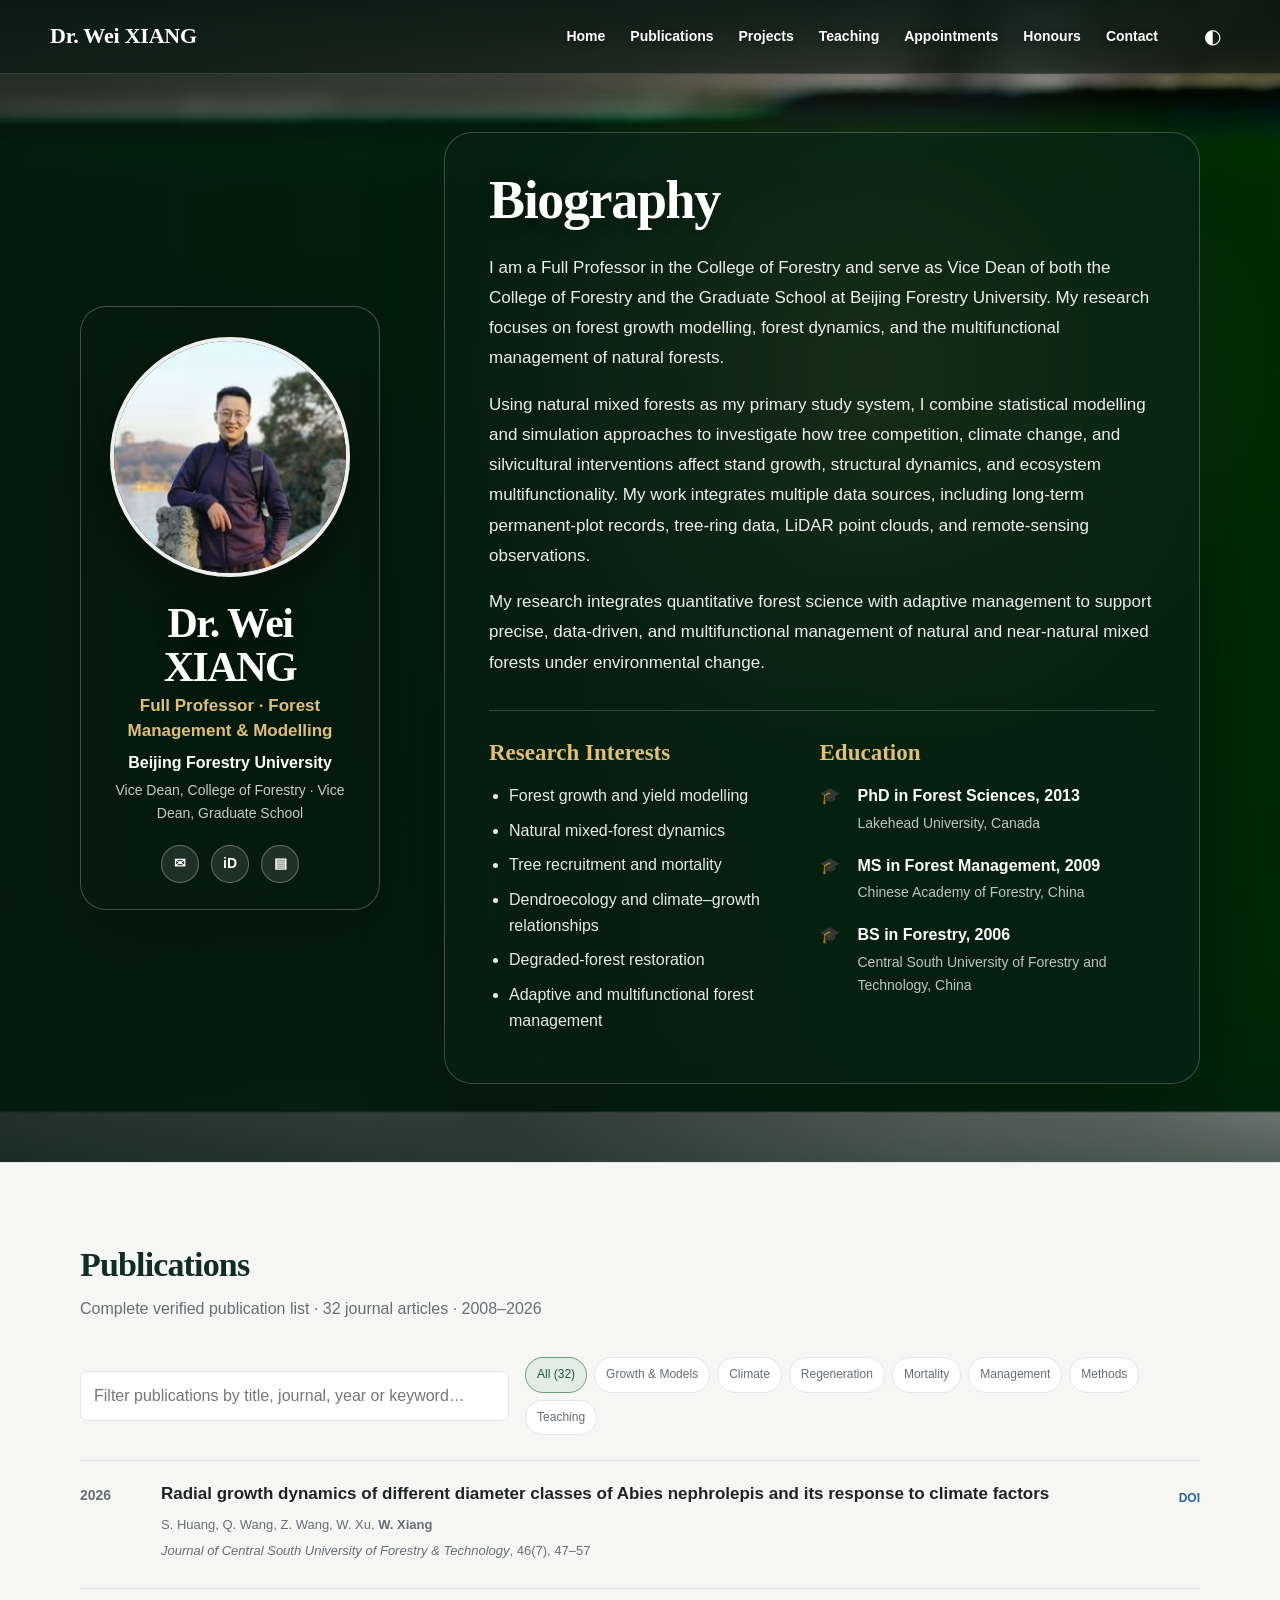
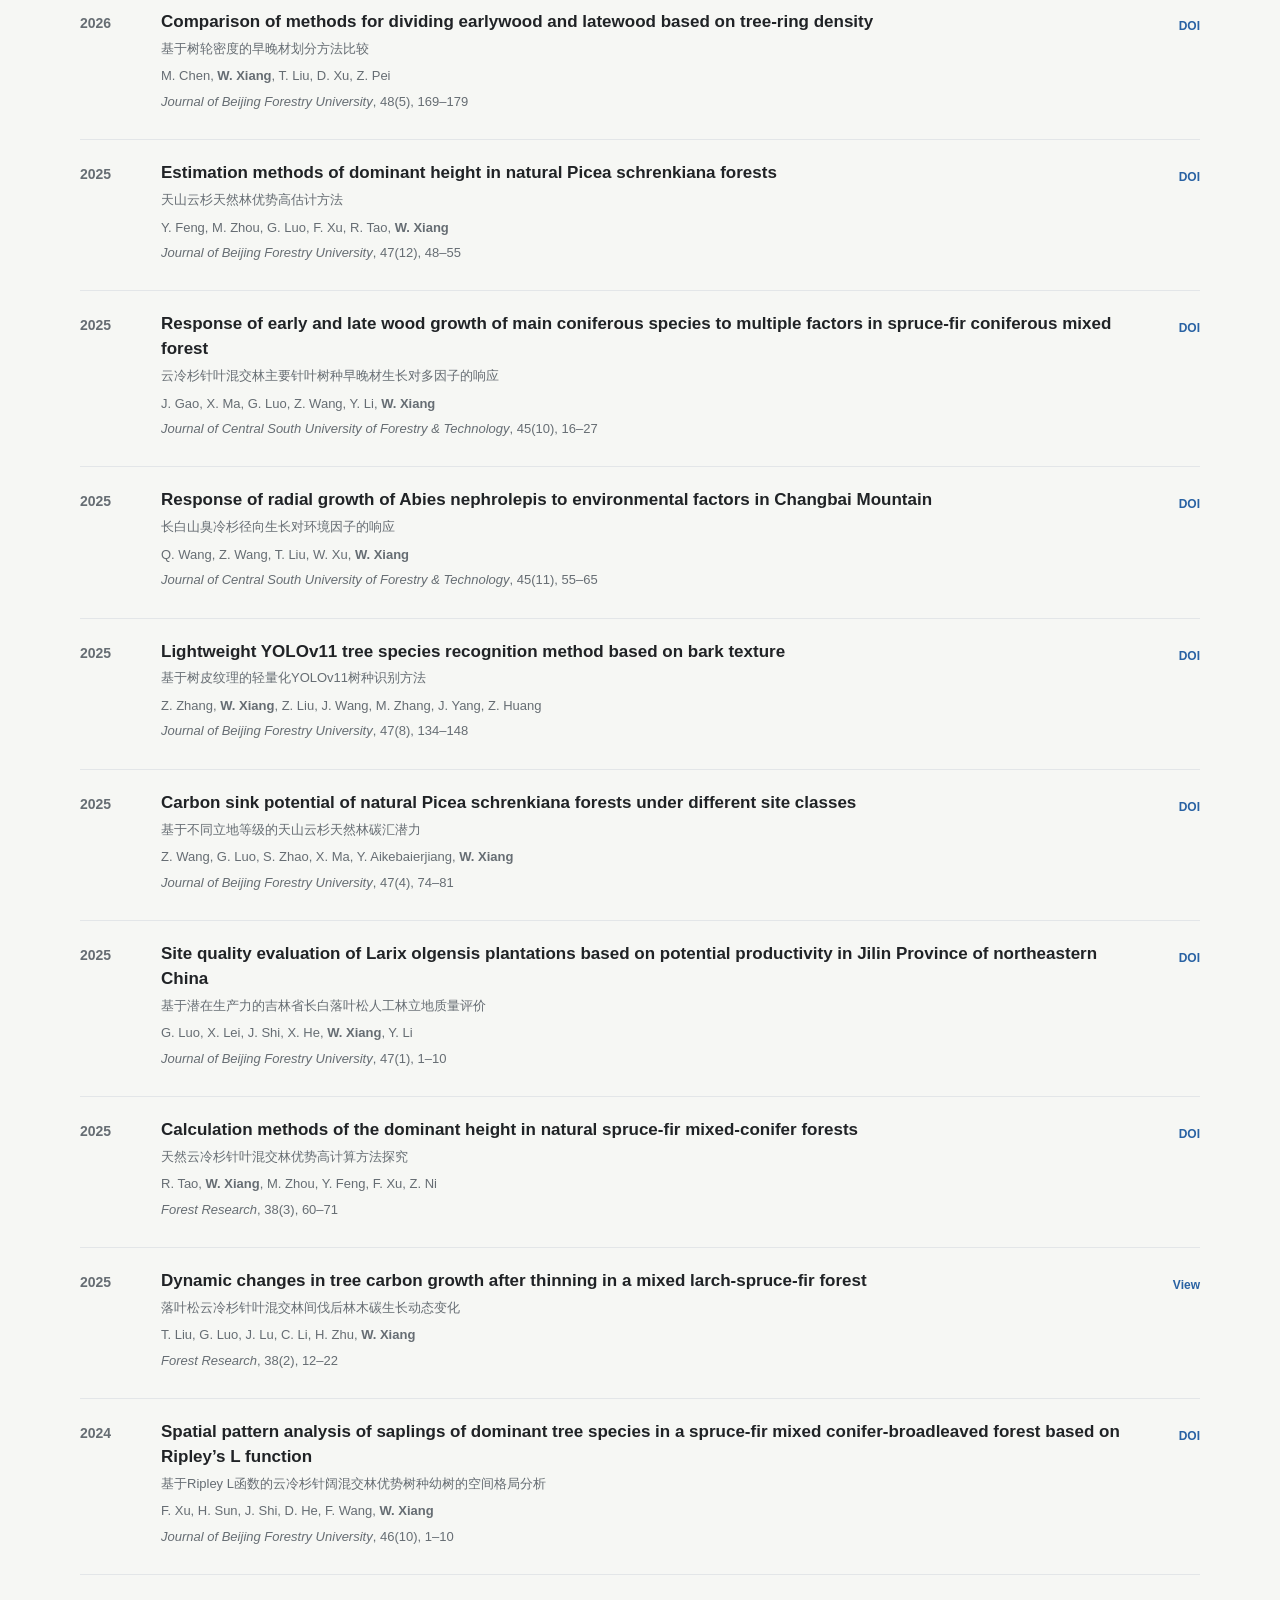
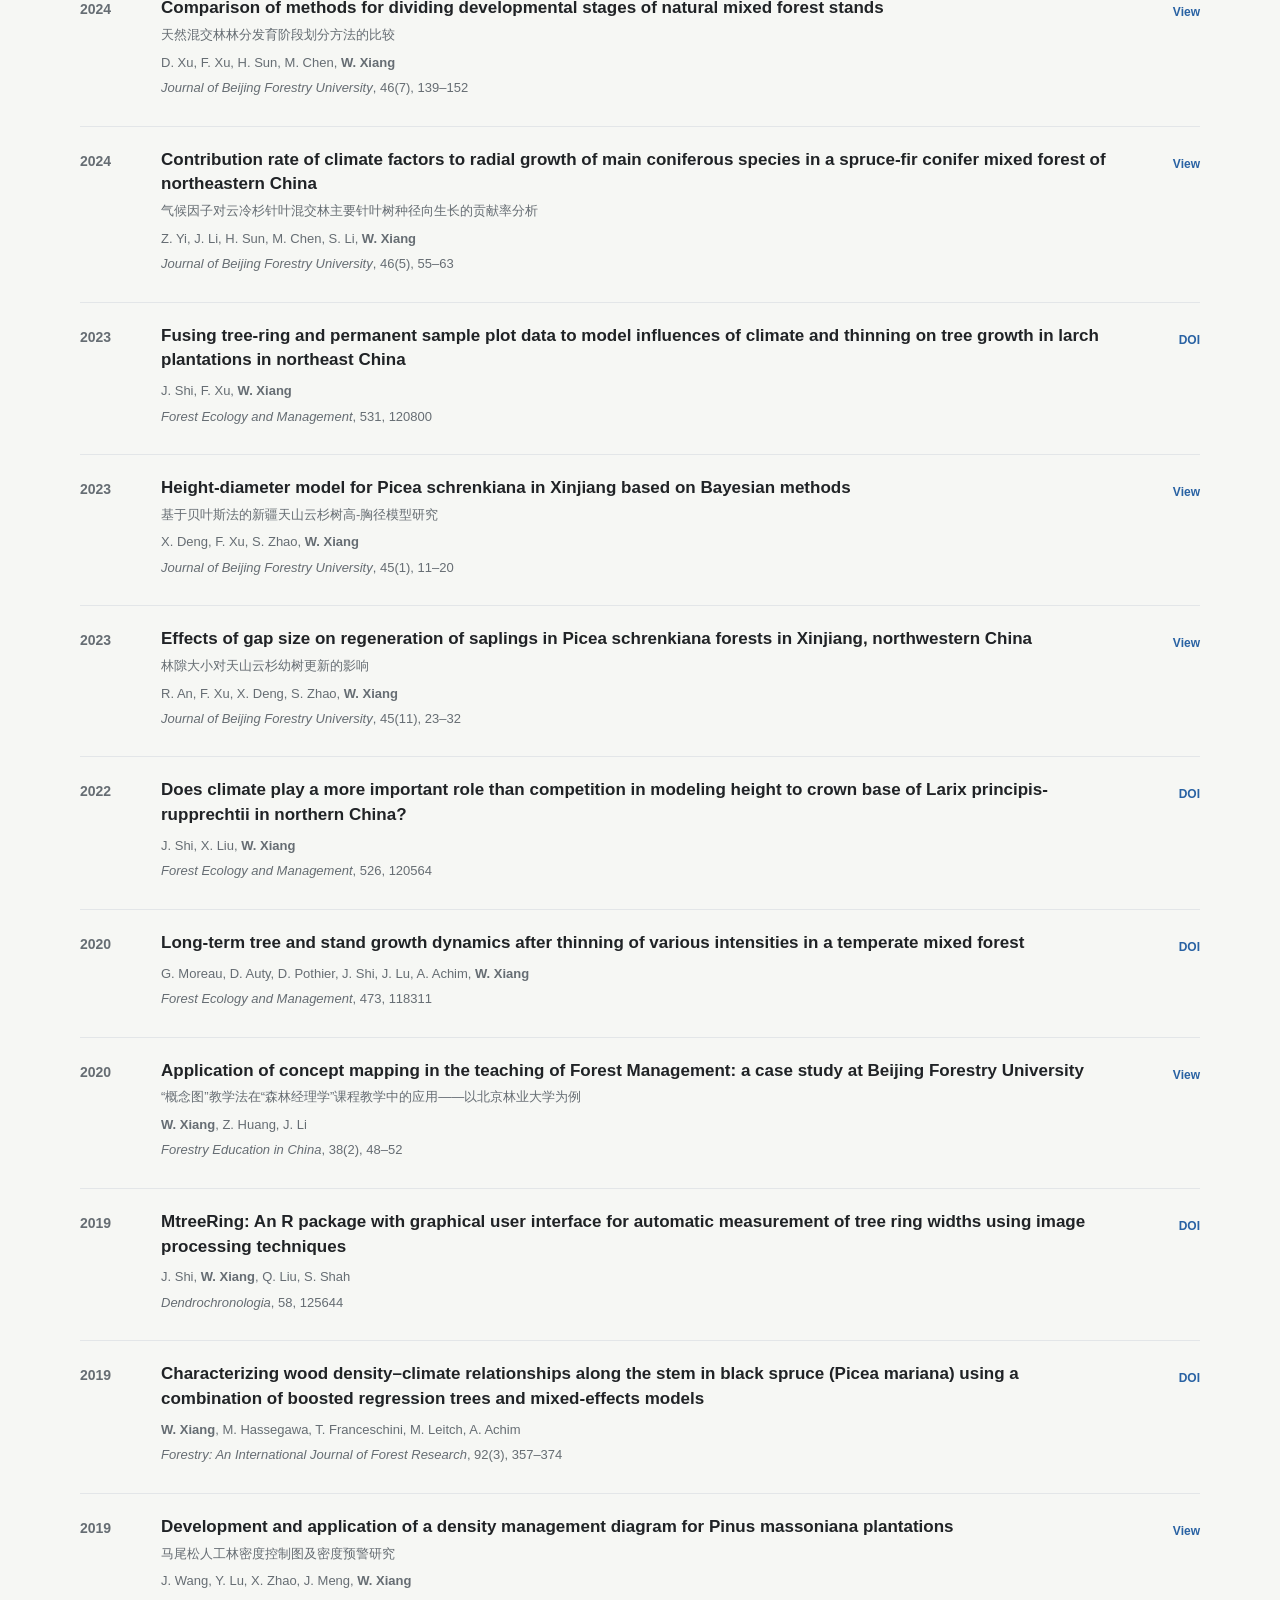
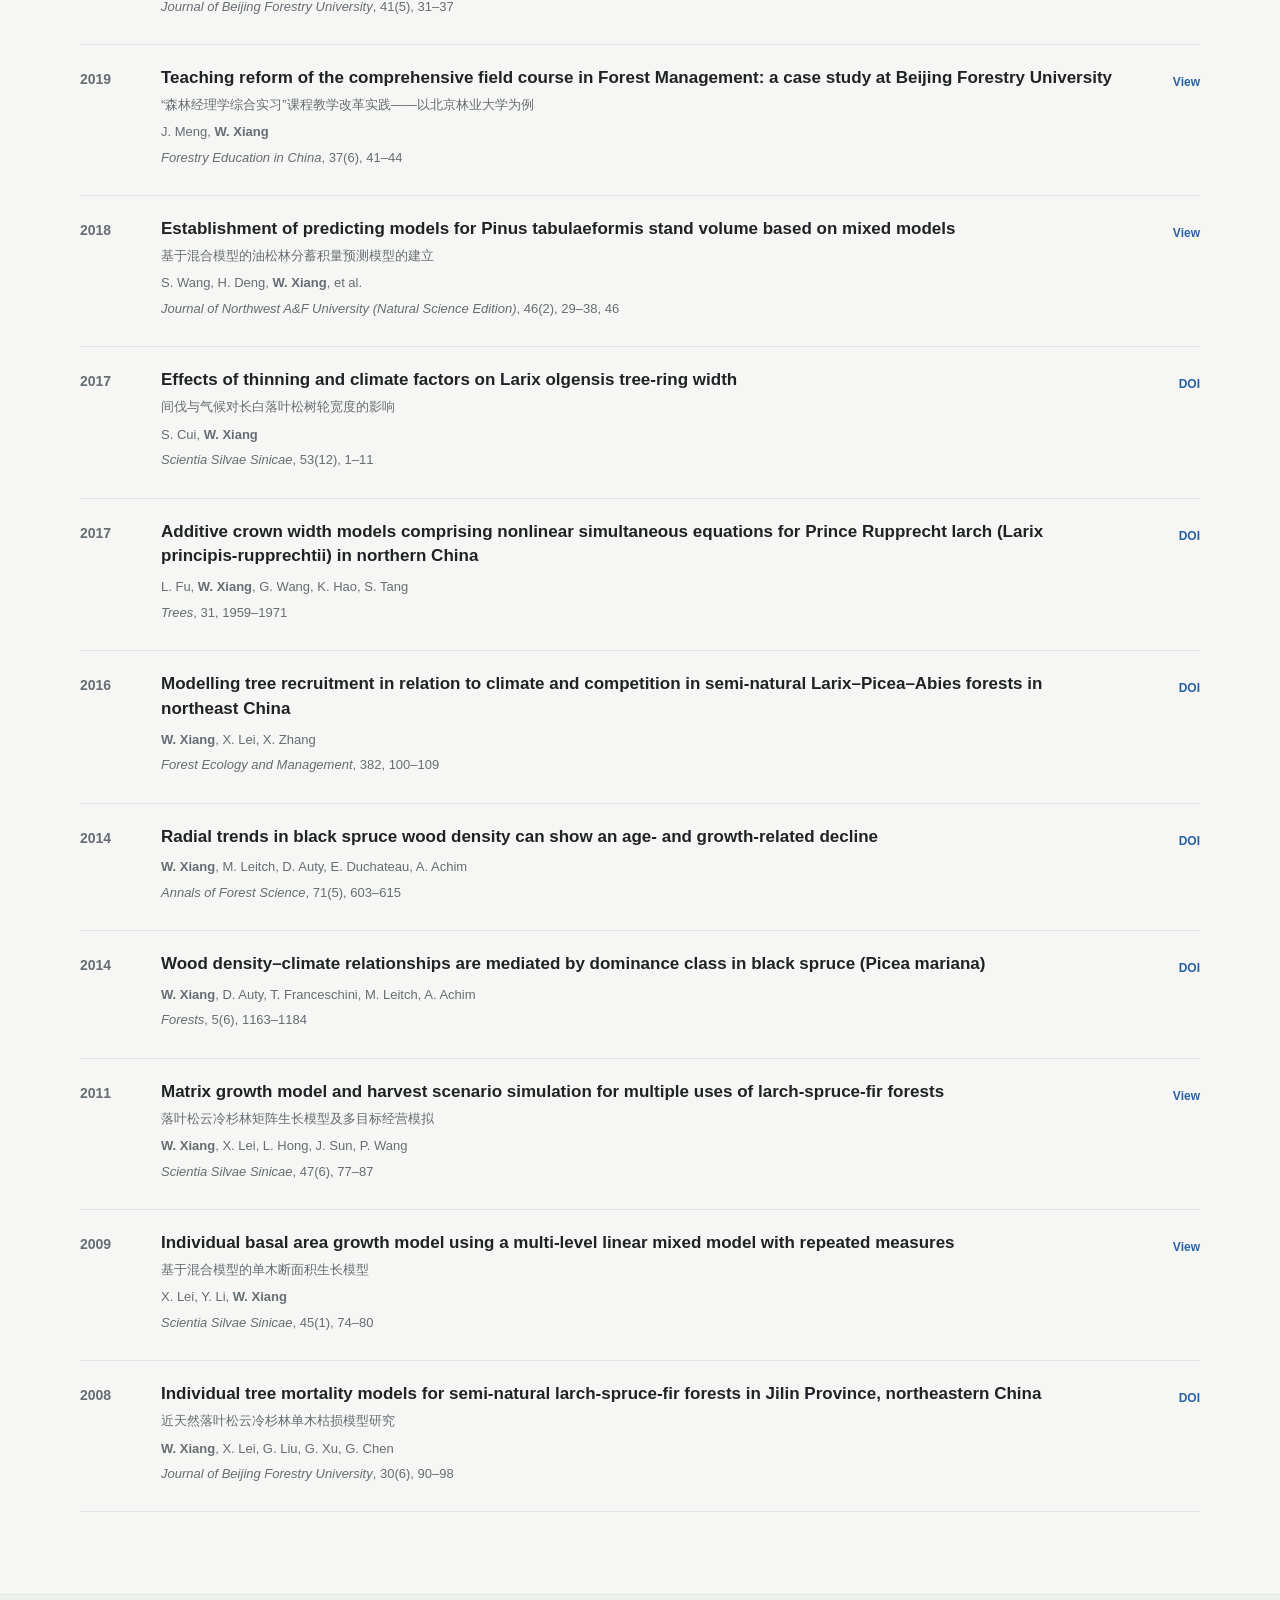
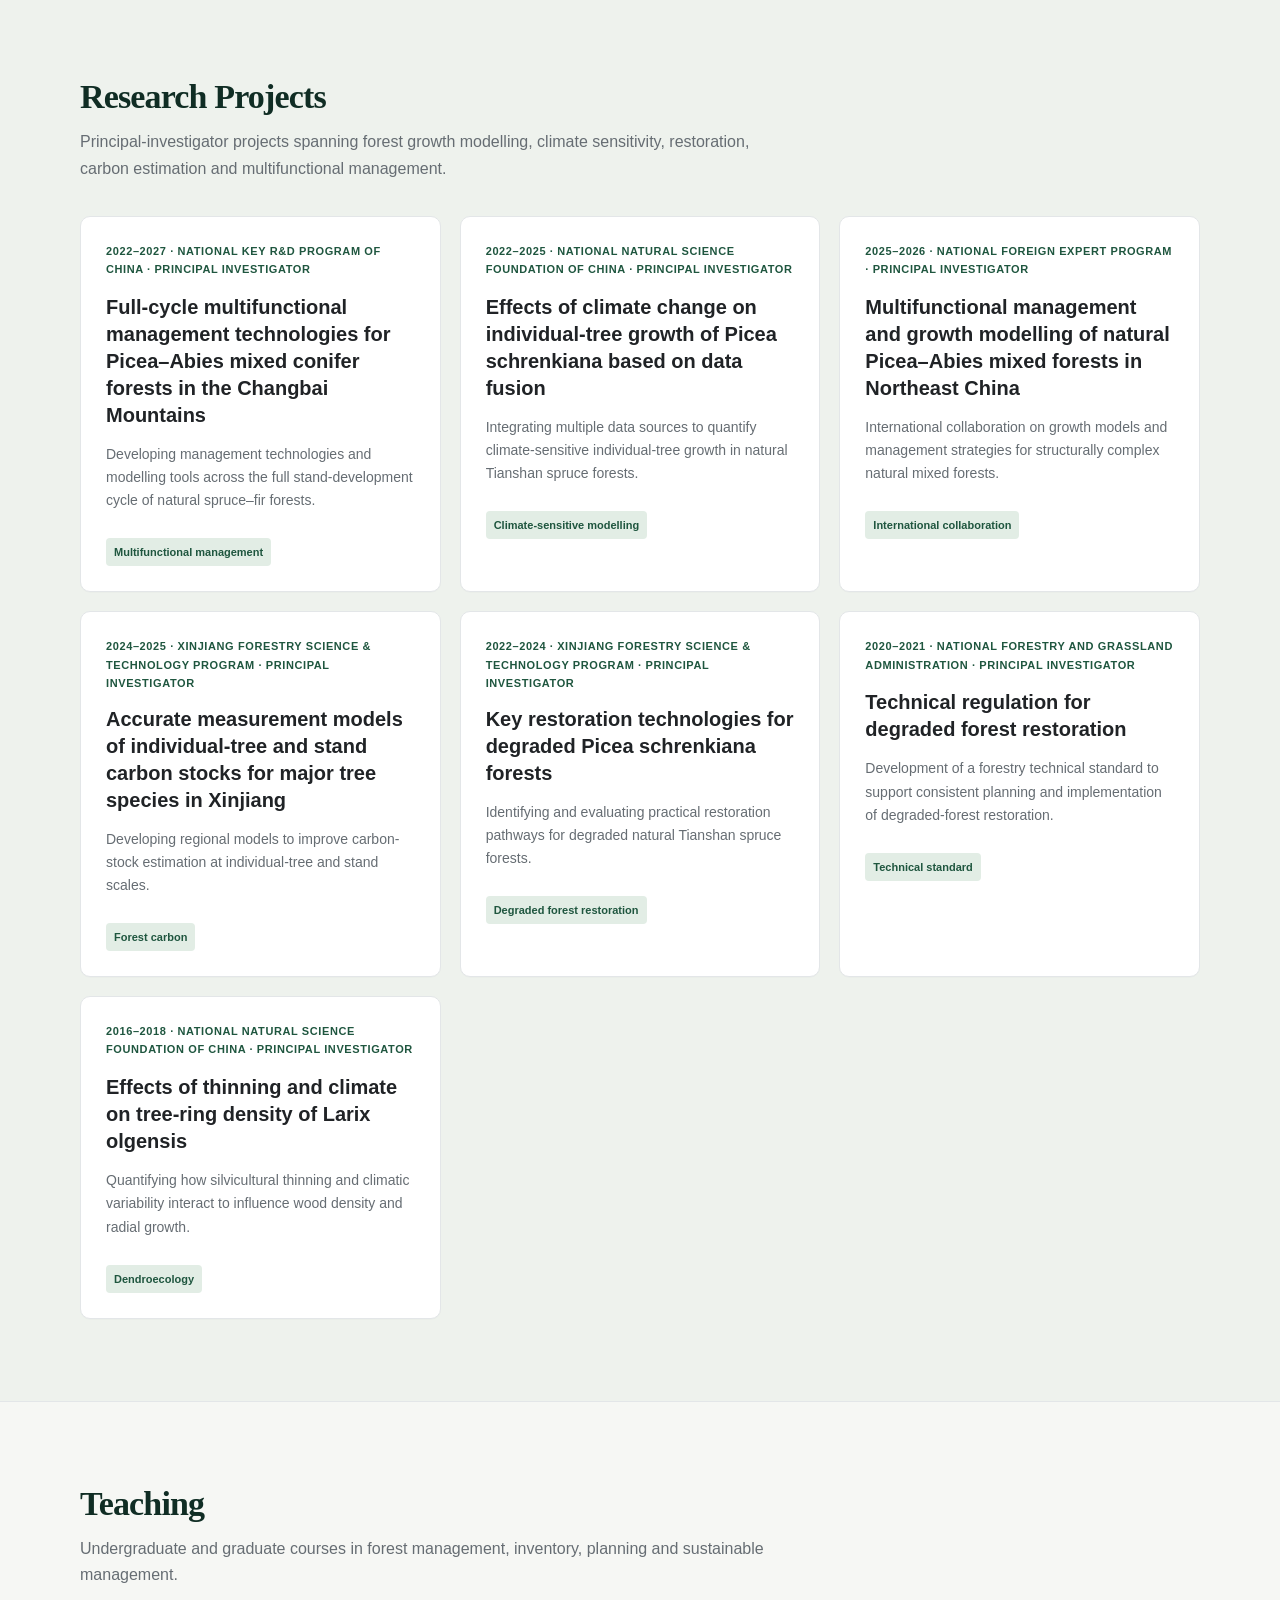
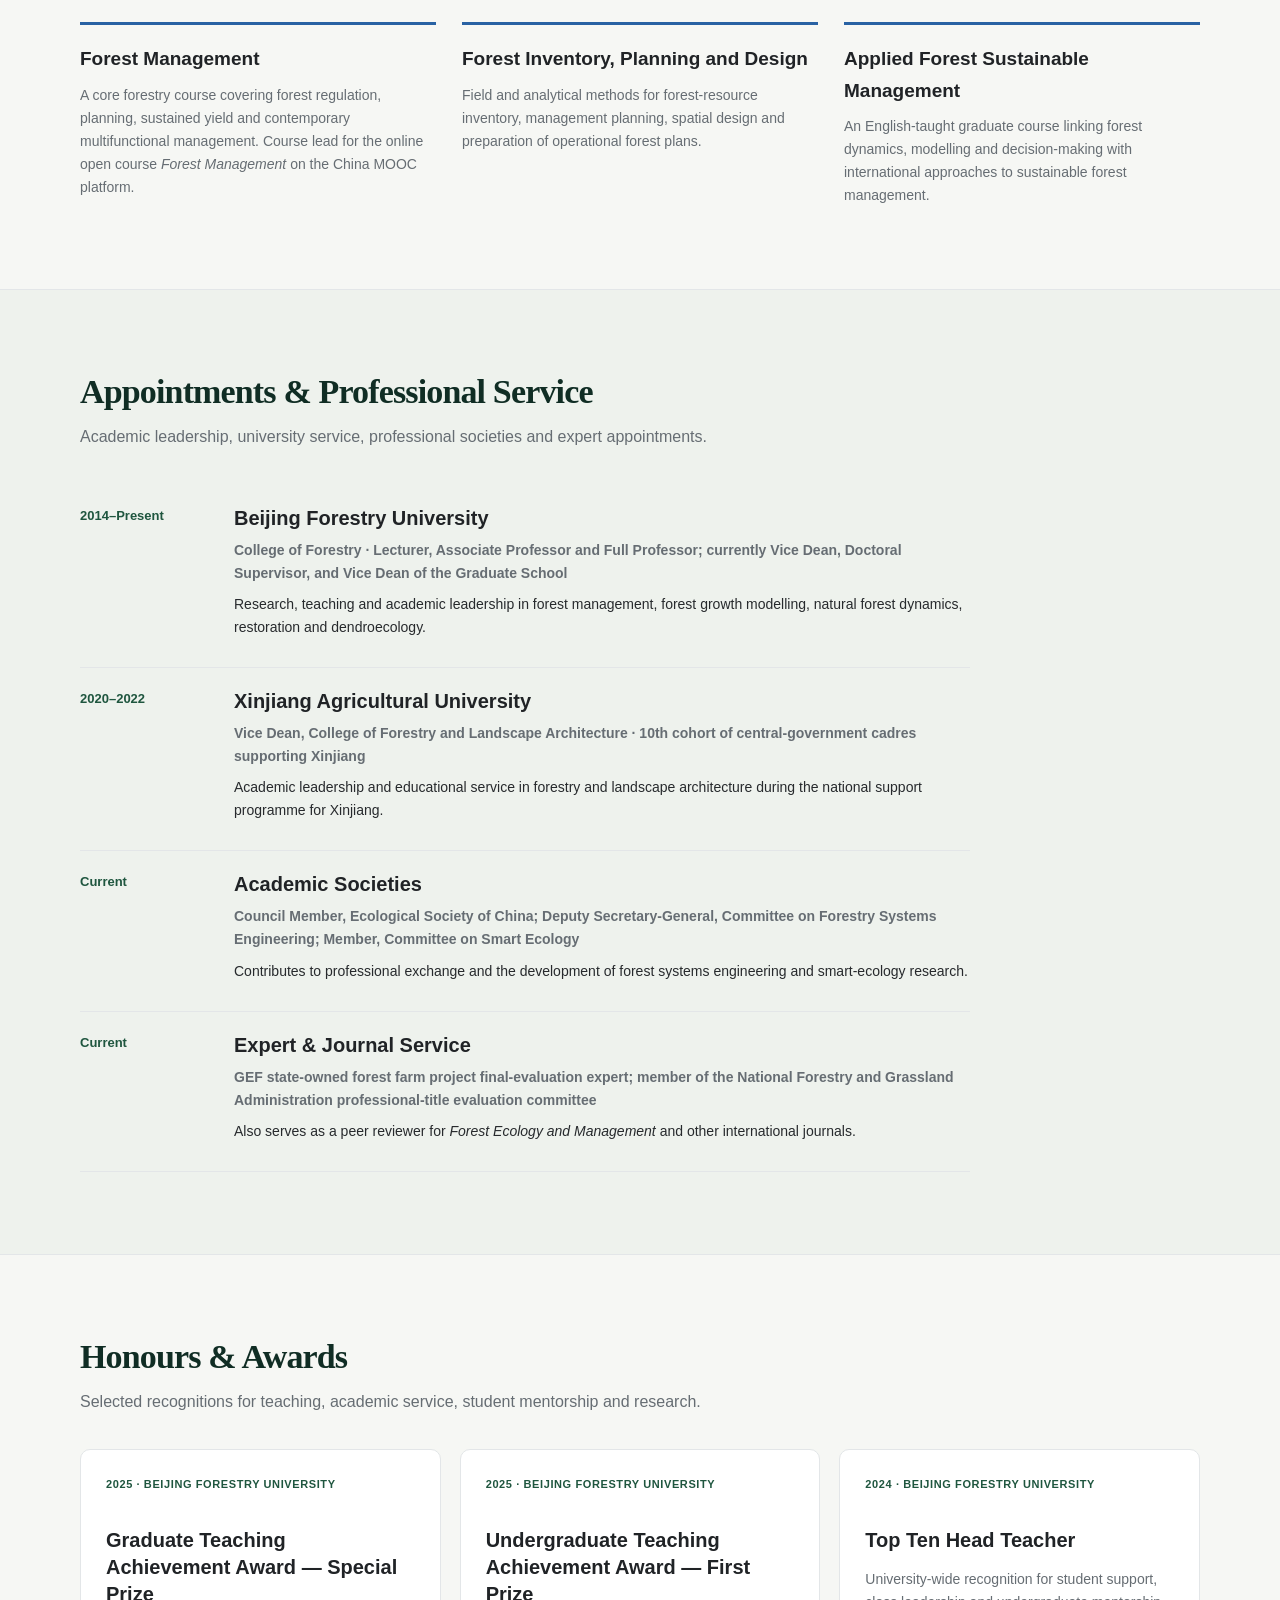
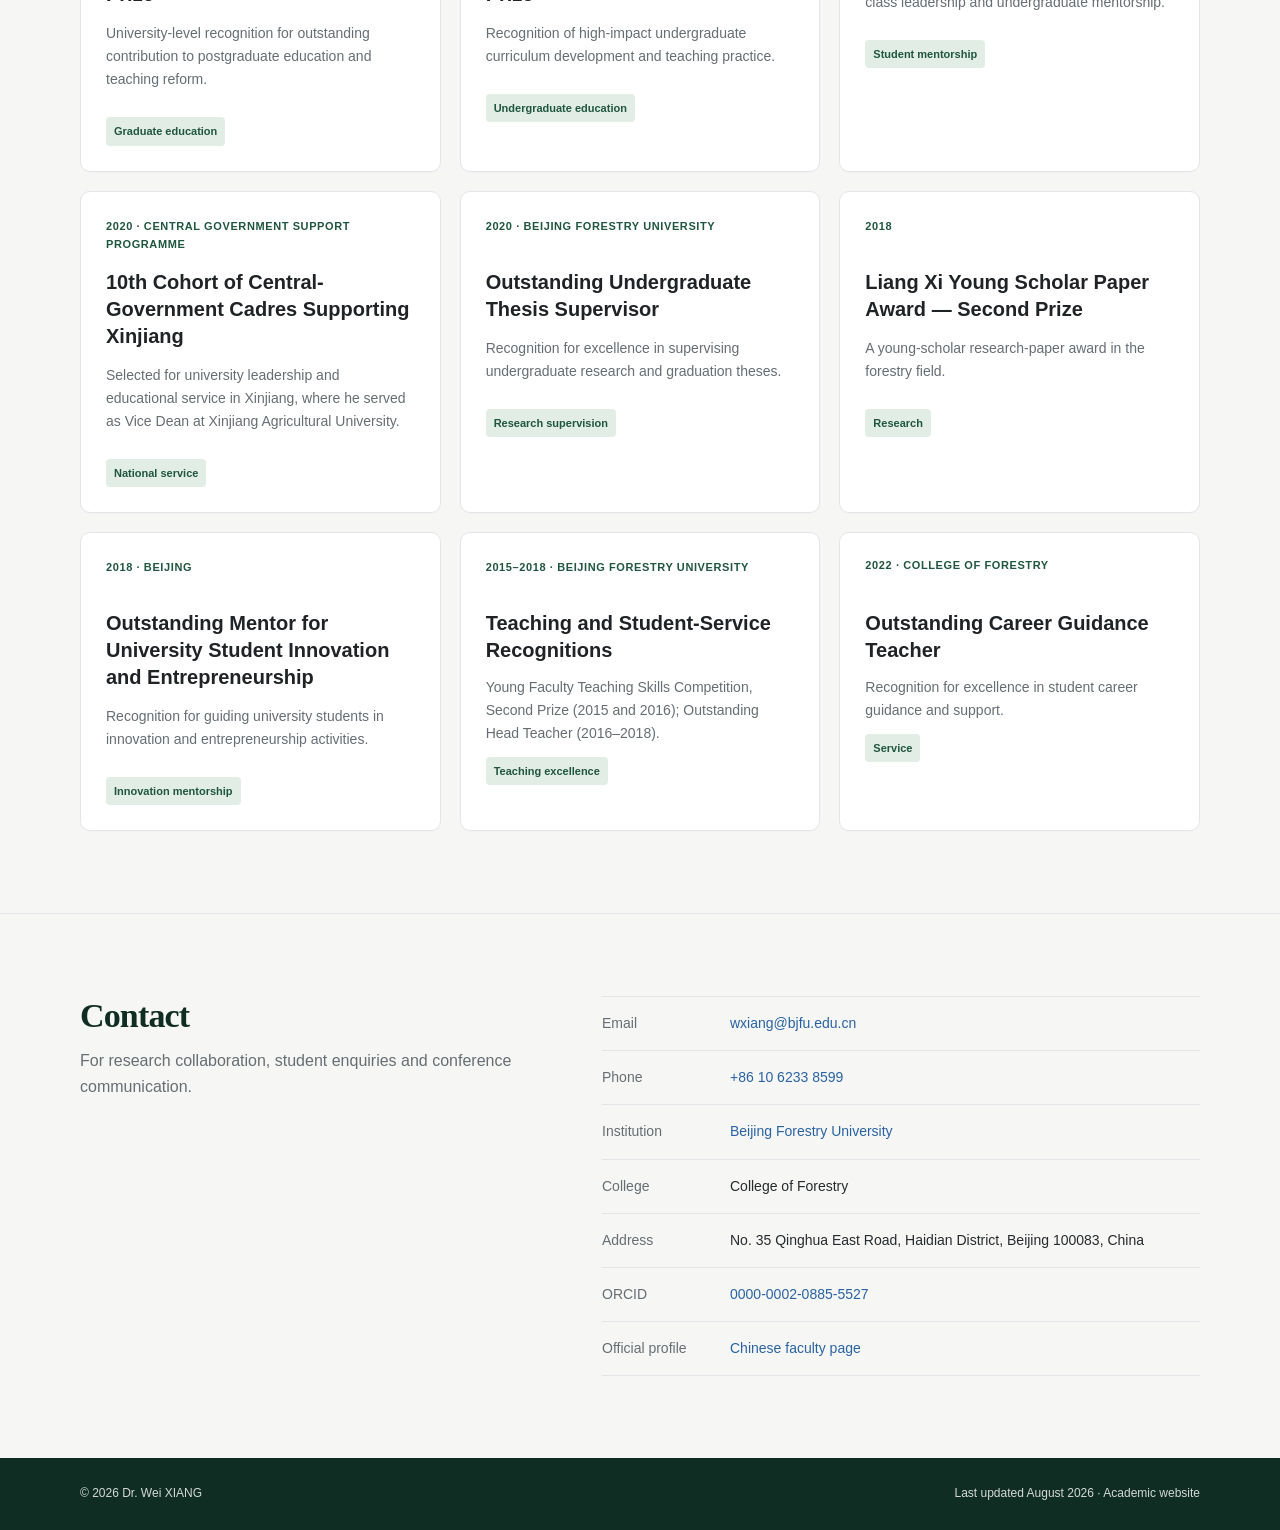
<file: index.html>
<!DOCTYPE html>
<html lang="en" data-theme="light">
<head>
  <meta charset="UTF-8">
  <meta name="viewport" content="width=device-width, initial-scale=1.0">
  <meta name="description" content="Academic website of Dr. Wei XIANG, Full Professor in the College of Forestry and Vice Dean of both the College of Forestry and the Graduate School at Beijing Forestry University.">
  <meta name="author" content="Dr. Wei XIANG">
  <meta name="theme-color" content="#102d24">
  <link rel="canonical" href="https://weixiang-bjfu.github.io/">
  <title>Dr. Wei XIANG | Beijing Forestry University</title>
  <link rel="stylesheet" href="/forest-home-v3.css?v=20260817-5">
  <style>
    .site-loading{min-height:100vh;display:grid;place-items:center;background:#102d24;color:#fff;font-family:Arial,Helvetica,sans-serif;text-align:center;padding:24px}
    .site-loading h1{font-family:Georgia,"Times New Roman",serif;margin:0 0 8px;font-size:42px}
    .site-loading p{margin:0;color:rgba(255,255,255,.75)}
  </style>
</head>
<body>
  <main class="site-loading">
    <div>
      <h1>Dr. Wei XIANG</h1>
      <p>Loading academic homepage…</p>
    </div>
  </main>

  <script>
    (() => {
      const displayName = 'Dr. Wei XIANG';
      const biographyText = [
        'I am a Full Professor in the College of Forestry and serve as Vice Dean of both the College of Forestry and the Graduate School at Beijing Forestry University. My research focuses on forest growth modelling, forest dynamics, and the multifunctional management of natural forests.',
        'Using natural mixed forests as my primary study system, I combine statistical modelling and simulation approaches to investigate how tree competition, climate change, and silvicultural interventions affect stand growth, structural dynamics, and ecosystem multifunctionality. My work integrates multiple data sources, including long-term permanent-plot records, tree-ring data, LiDAR point clouds, and remote-sensing observations.',
        'My research integrates quantitative forest science with adaptive management to support precise, data-driven, and multifunctional management of natural and near-natural mixed forests under environmental change.'
      ];

      const loadScript = (src) => new Promise((resolve, reject) => {
        const script = document.createElement('script');
        script.src = src;
        script.onload = resolve;
        script.onerror = reject;
        document.body.appendChild(script);
      });

      const applyProfile = () => {
        document.title = `${displayName} | Beijing Forestry University`;

        const description = document.querySelector('meta[name="description"]');
        const author = document.querySelector('meta[name="author"]');
        if (description) description.content = 'Academic website of Dr. Wei XIANG, Full Professor in the College of Forestry and Vice Dean of both the College of Forestry and the Graduate School at Beijing Forestry University.';
        if (author) author.content = displayName;

        const siteName = document.querySelector('.site-name');
        const profileName = document.querySelector('.profile-column h1');
        const portrait = document.querySelector('.portrait-photo');
        const role = document.querySelector('.role');
        const secondaryRole = document.querySelector('.secondary-role');
        const biography = document.querySelectorAll('.bio-column > p');

        if (siteName) siteName.textContent = displayName;
        if (profileName) profileName.textContent = displayName;
        if (portrait) portrait.alt = displayName;
        if (role) role.textContent = 'Full Professor · Forest Management & Modelling';
        if (secondaryRole) secondaryRole.textContent = 'Vice Dean, College of Forestry · Vice Dean, Graduate School';

        biography.forEach((paragraph, index) => {
          if (biographyText[index]) paragraph.textContent = biographyText[index];
        });

        const firstAppointment = document.querySelector('#experience .experience-item');
        if (firstAppointment) {
          const appointmentRole = firstAppointment.querySelector('.experience-role');
          const appointmentDescription = firstAppointment.querySelector('.experience-role + p');
          if (appointmentRole) appointmentRole.textContent = 'College of Forestry · Lecturer, Associate Professor and Full Professor; currently Vice Dean, Doctoral Supervisor, and Vice Dean of the Graduate School';
          if (appointmentDescription) appointmentDescription.textContent = 'Research, teaching and academic leadership in forest management, forest growth modelling, natural forest dynamics, restoration and dendroecology.';
        }

        document.querySelectorAll('.contact-details p').forEach((row) => {
          const label = row.querySelector('span');
          if (!label) return;
          if (label.textContent.trim() === 'School') {
            label.textContent = 'College';
            const textNode = Array.from(row.childNodes).find((node) => node.nodeType === Node.TEXT_NODE && node.textContent.trim());
            if (textNode) textNode.textContent = 'College of Forestry';
          }
        });

        document.querySelectorAll('*').forEach((element) => {
          if (element.children.length === 0 && element.textContent.trim() === 'School of Forestry') {
            element.textContent = 'College of Forestry';
          }
        });

        const footerName = document.querySelector('.footer-row span:first-child');
        if (footerName) footerName.textContent = `© ${new Date().getFullYear()} ${displayName}`;
      };

      fetch('/site-content-v5.html?v=20260817-5', {cache: 'no-store'})
        .then((response) => {
          if (!response.ok) throw new Error(`Unable to load homepage content: ${response.status}`);
          return response.text();
        })
        .then((html) => {
          const source = new DOMParser().parseFromString(html, 'text/html');
          source.querySelectorAll('script').forEach((script) => script.remove());
          document.body.innerHTML = source.body.innerHTML;
          applyProfile();
          return loadScript('/photo-fix.js?v=20260817-5');
        })
        .then(() => loadScript('/app.js?v=20260817-5'))
        .then(applyProfile)
        .catch((error) => {
          console.error(error);
          document.body.innerHTML = '<main class="site-loading"><div><h1>Dr. Wei XIANG</h1><p>The academic website is temporarily unavailable.</p></div></main>';
        });
    })();
  </script>
</body>
</html>
</file>
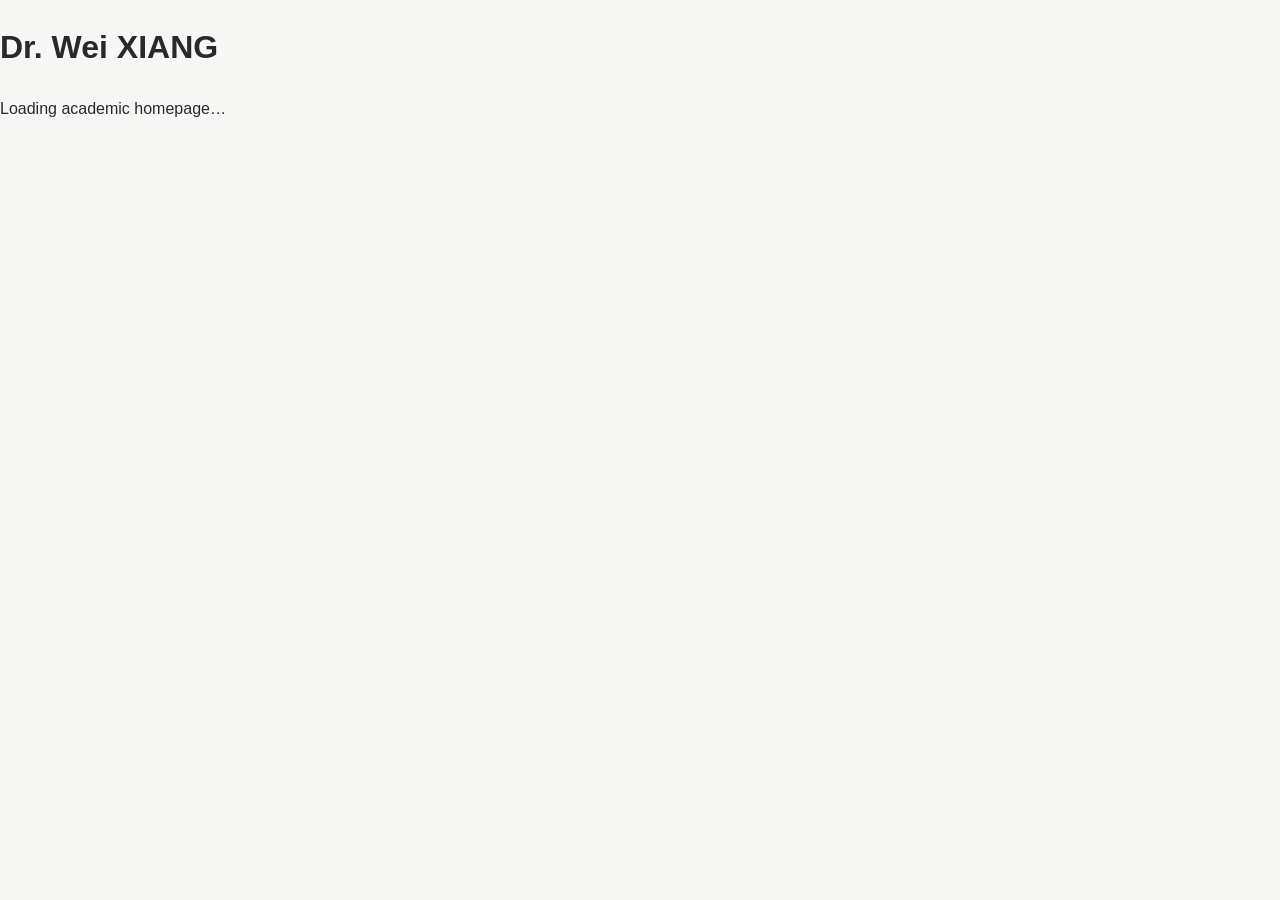
<file: xiang-wei/index.html>
<!DOCTYPE html>
<html lang="en" data-theme="light">
<head>
  <meta charset="UTF-8">
  <meta name="viewport" content="width=device-width, initial-scale=1.0">
  <meta name="description" content="Academic website of Dr. Xiang, Wei, Full Professor at the School of Forestry and Vice Dean of the Graduate School at Beijing Forestry University.">
  <meta name="author" content="Dr. Xiang, Wei">
  <meta name="theme-color" content="#102d24">
  <link rel="canonical" href="https://ddx11111111.github.io/xiang-wei/">
  <title>Dr. Xiang, Wei | Beijing Forestry University</title>
  <link rel="stylesheet" href="/forest-home-v3.css?v=20260817-4">
  <style>
    .named-site-loading{min-height:100vh;display:grid;place-items:center;background:#102d24;color:#fff;font-family:Arial,sans-serif}
  </style>
</head>
<body>
  <div class="named-site-loading">Loading Dr. Xiang, Wei’s academic website…</div>
  <script>
    const applyNamedProfile = () => {
      const displayName = 'Dr. Xiang, Wei';
      document.title = `${displayName} | Beijing Forestry University`;

      const siteName = document.querySelector('.site-name');
      const profileName = document.querySelector('.profile-column h1');
      const role = document.querySelector('.role');
      const secondaryRole = document.querySelector('.secondary-role');
      const biography = document.querySelectorAll('.bio-column > p');

      if (siteName) siteName.textContent = displayName;
      if (profileName) profileName.textContent = displayName;
      if (role) role.textContent = 'Full Professor · Forest Management & Modelling';
      if (secondaryRole) secondaryRole.textContent = 'Vice Dean of the Graduate School · Beijing Forestry University';

      const paragraphs = [
        'I am a Full Professor at the School of Forestry and Vice Dean of the Graduate School at Beijing Forestry University. My research focuses on forest growth modelling, forest dynamics, and the multifunctional management of natural forests.',
        'Using natural mixed forests as my primary study system, I combine statistical modelling and simulation approaches to investigate how tree competition, climate change, and silvicultural interventions affect stand growth, structural dynamics, and ecosystem multifunctionality. My work integrates multiple data sources, including long-term permanent-plot records, tree-ring data, LiDAR point clouds, and remote-sensing observations.',
        'My research integrates quantitative forest science with adaptive management to support precise, data-driven, and multifunctional management of natural and near-natural mixed forests under environmental change.'
      ];

      biography.forEach((paragraph, index) => {
        if (paragraphs[index]) paragraph.textContent = paragraphs[index];
      });

      const footerName = document.querySelector('.footer-row span:first-child');
      if (footerName) footerName.textContent = `© ${new Date().getFullYear()} ${displayName}`;
    };

    const loadScript = (src) => new Promise((resolve, reject) => {
      const script = document.createElement('script');
      script.src = src;
      script.onload = resolve;
      script.onerror = reject;
      document.body.appendChild(script);
    });

    fetch('/index.html?v=xiang-wei-20260817-4', {cache: 'no-store'})
      .then((response) => {
        if (!response.ok) throw new Error(`Unable to load homepage: ${response.status}`);
        return response.text();
      })
      .then((html) => {
        const source = new DOMParser().parseFromString(html, 'text/html');
        document.body.innerHTML = source.body.innerHTML;
        document.querySelectorAll('script').forEach((script) => script.remove());
        return loadScript('/photo-fix.js?v=20260817');
      })
      .then(() => loadScript('/app.js?v=20260817'))
      .then(applyNamedProfile)
      .catch((error) => {
        console.error(error);
        document.body.innerHTML = '<main class="named-site-loading"><div><h1>Dr. Xiang, Wei</h1><p>The academic website is temporarily unavailable.</p></div></main>';
      });
  </script>
</body>
</html>
</file>
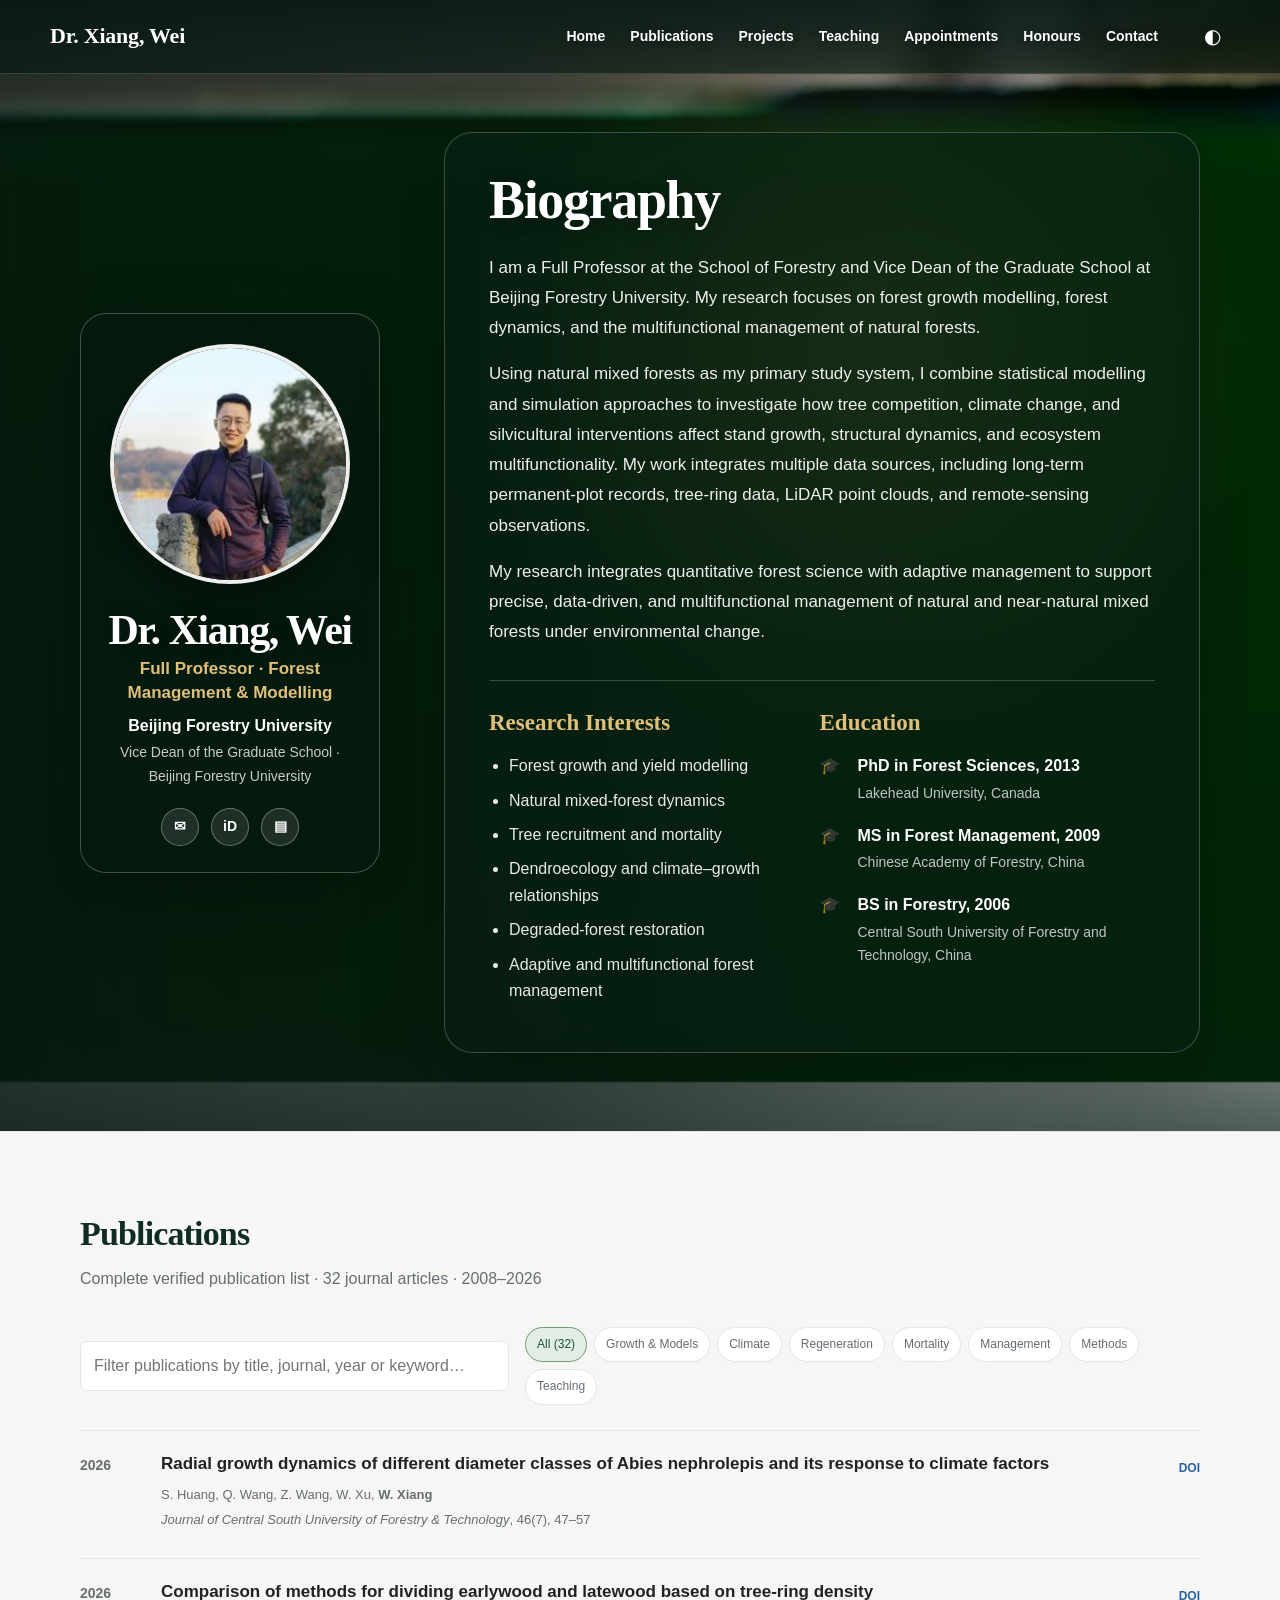
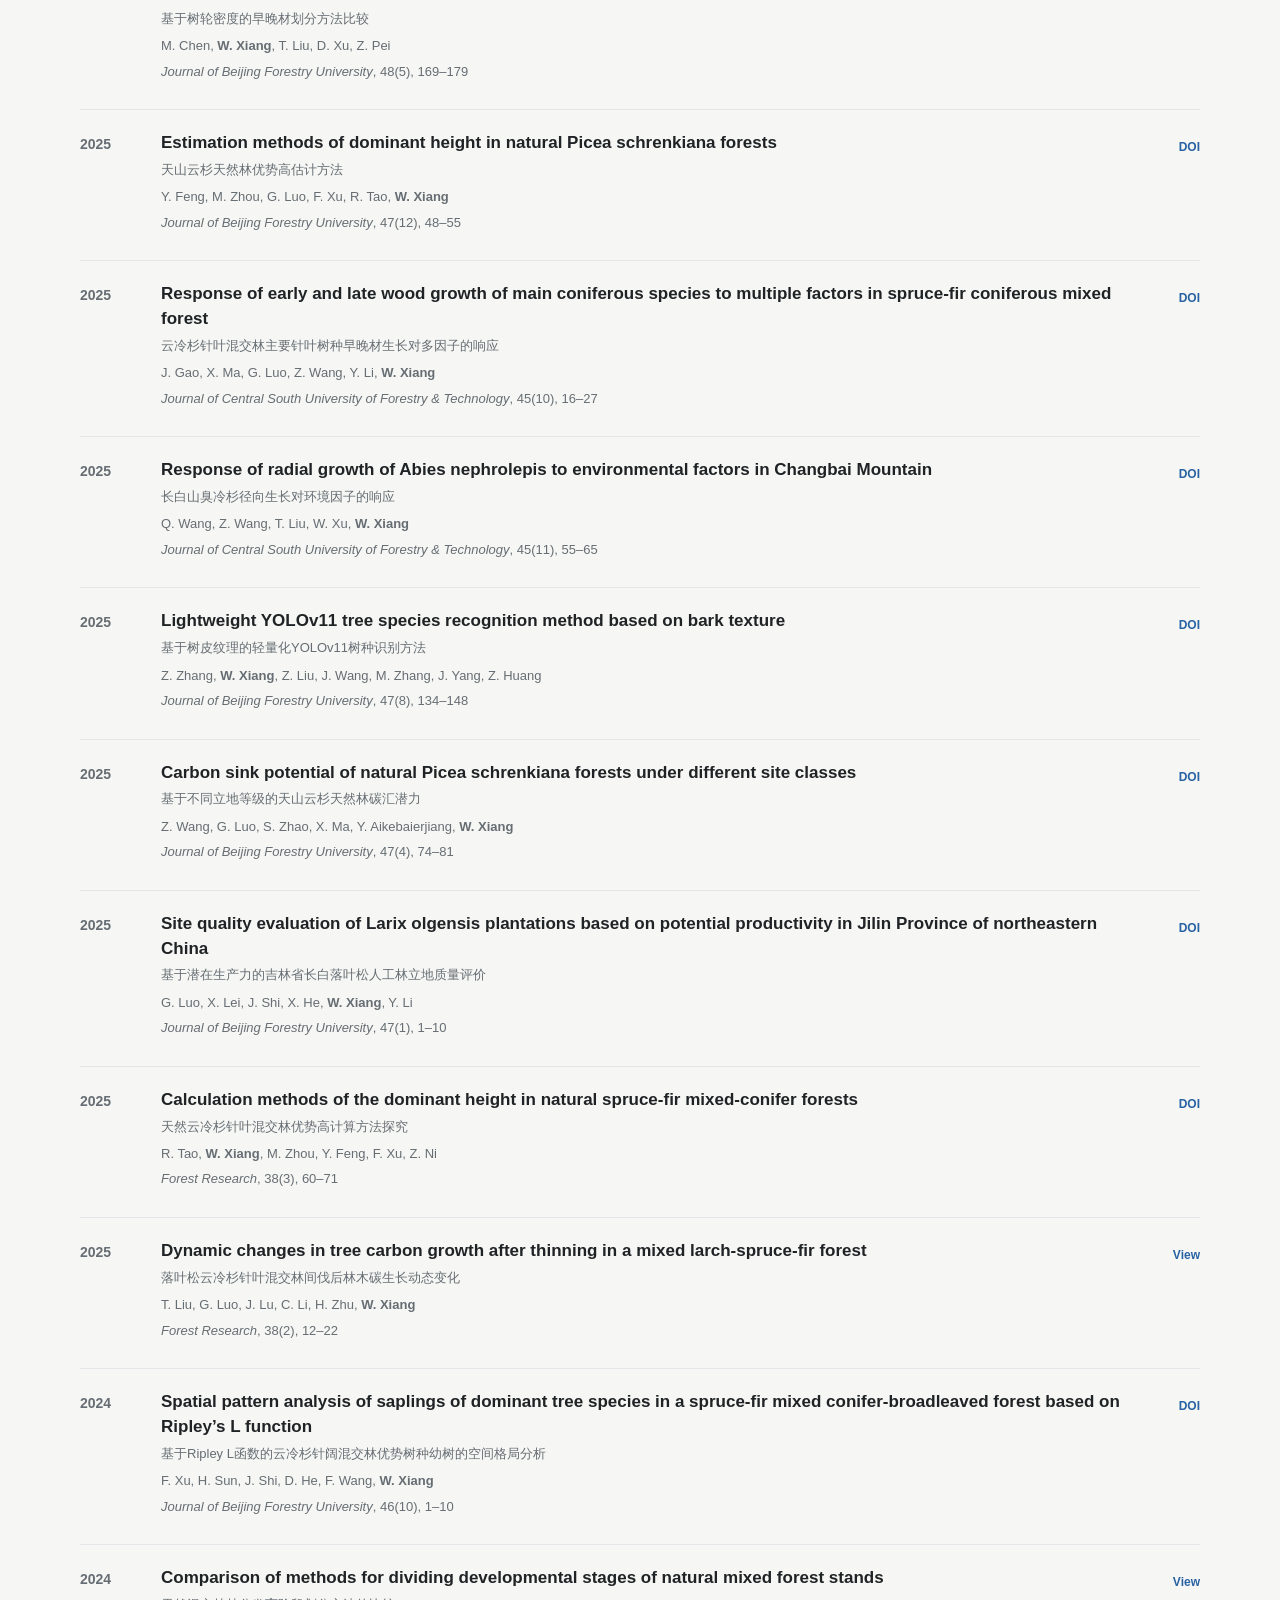
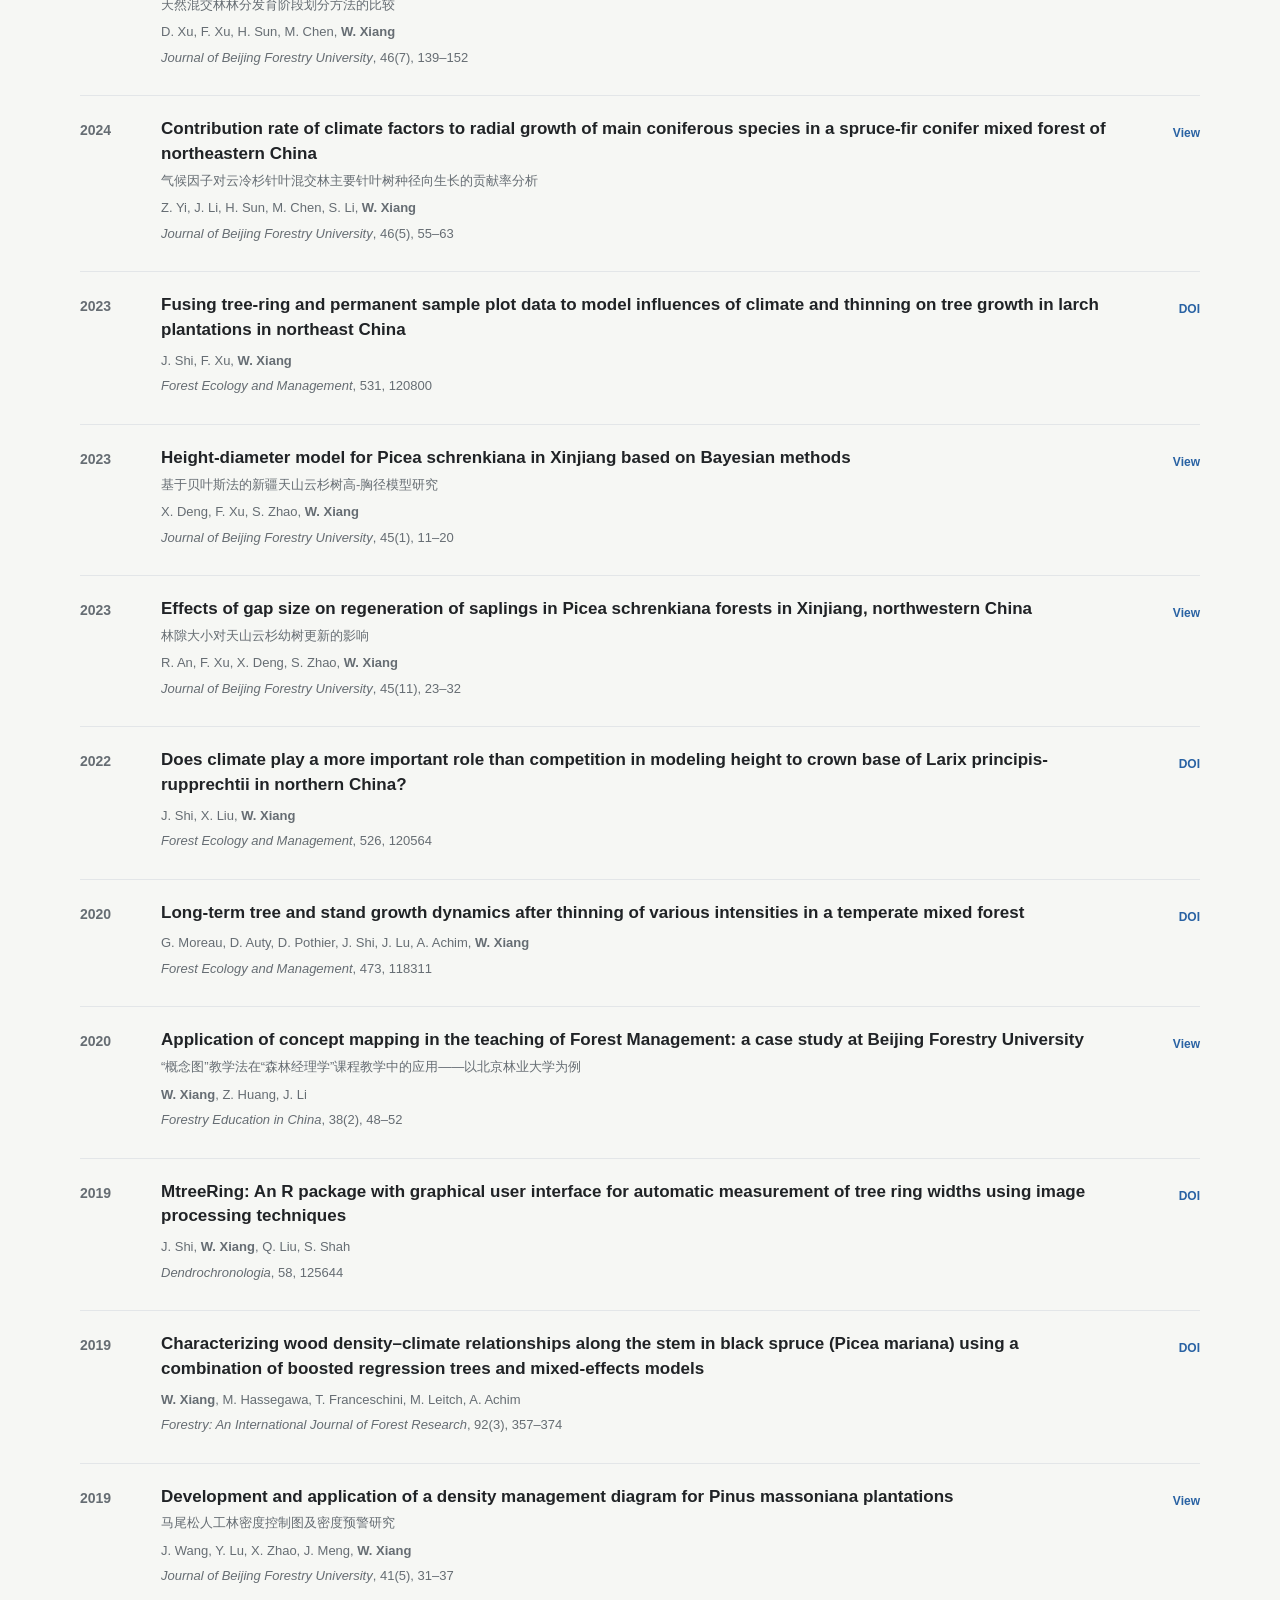
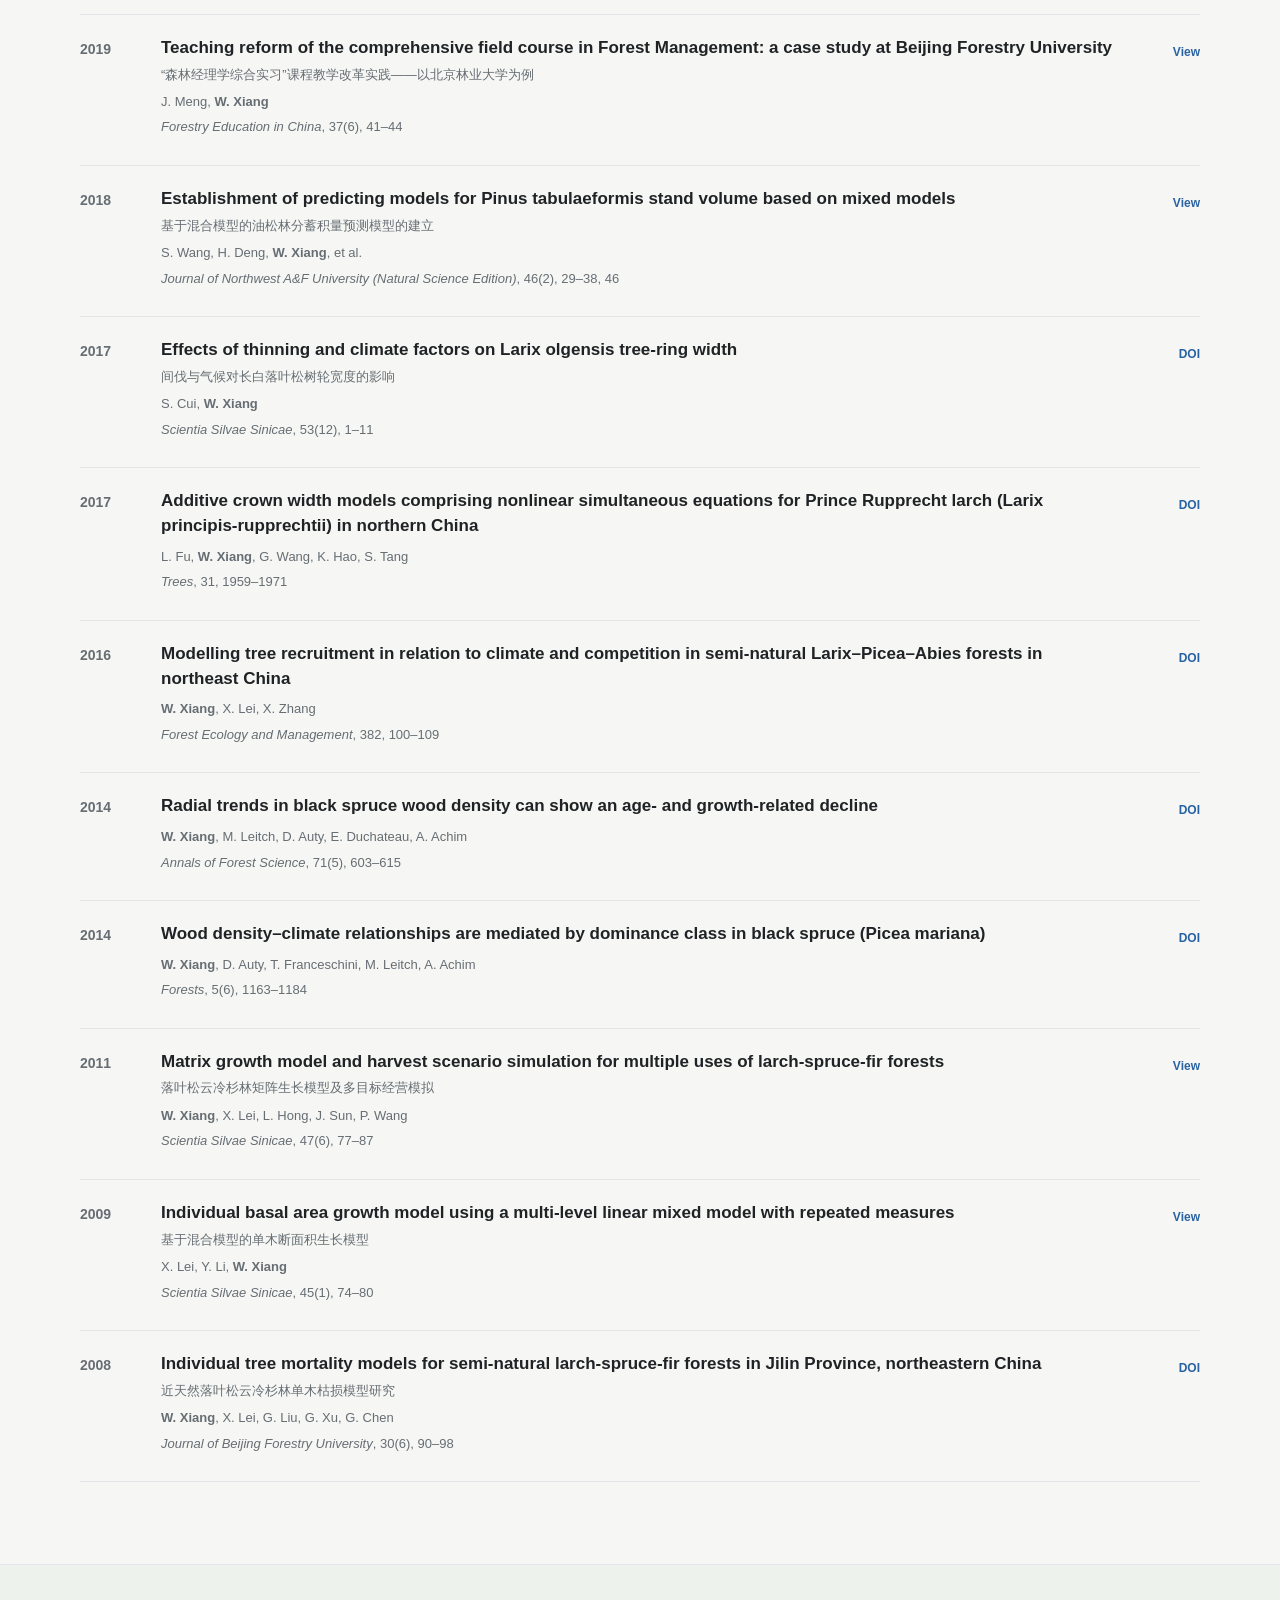
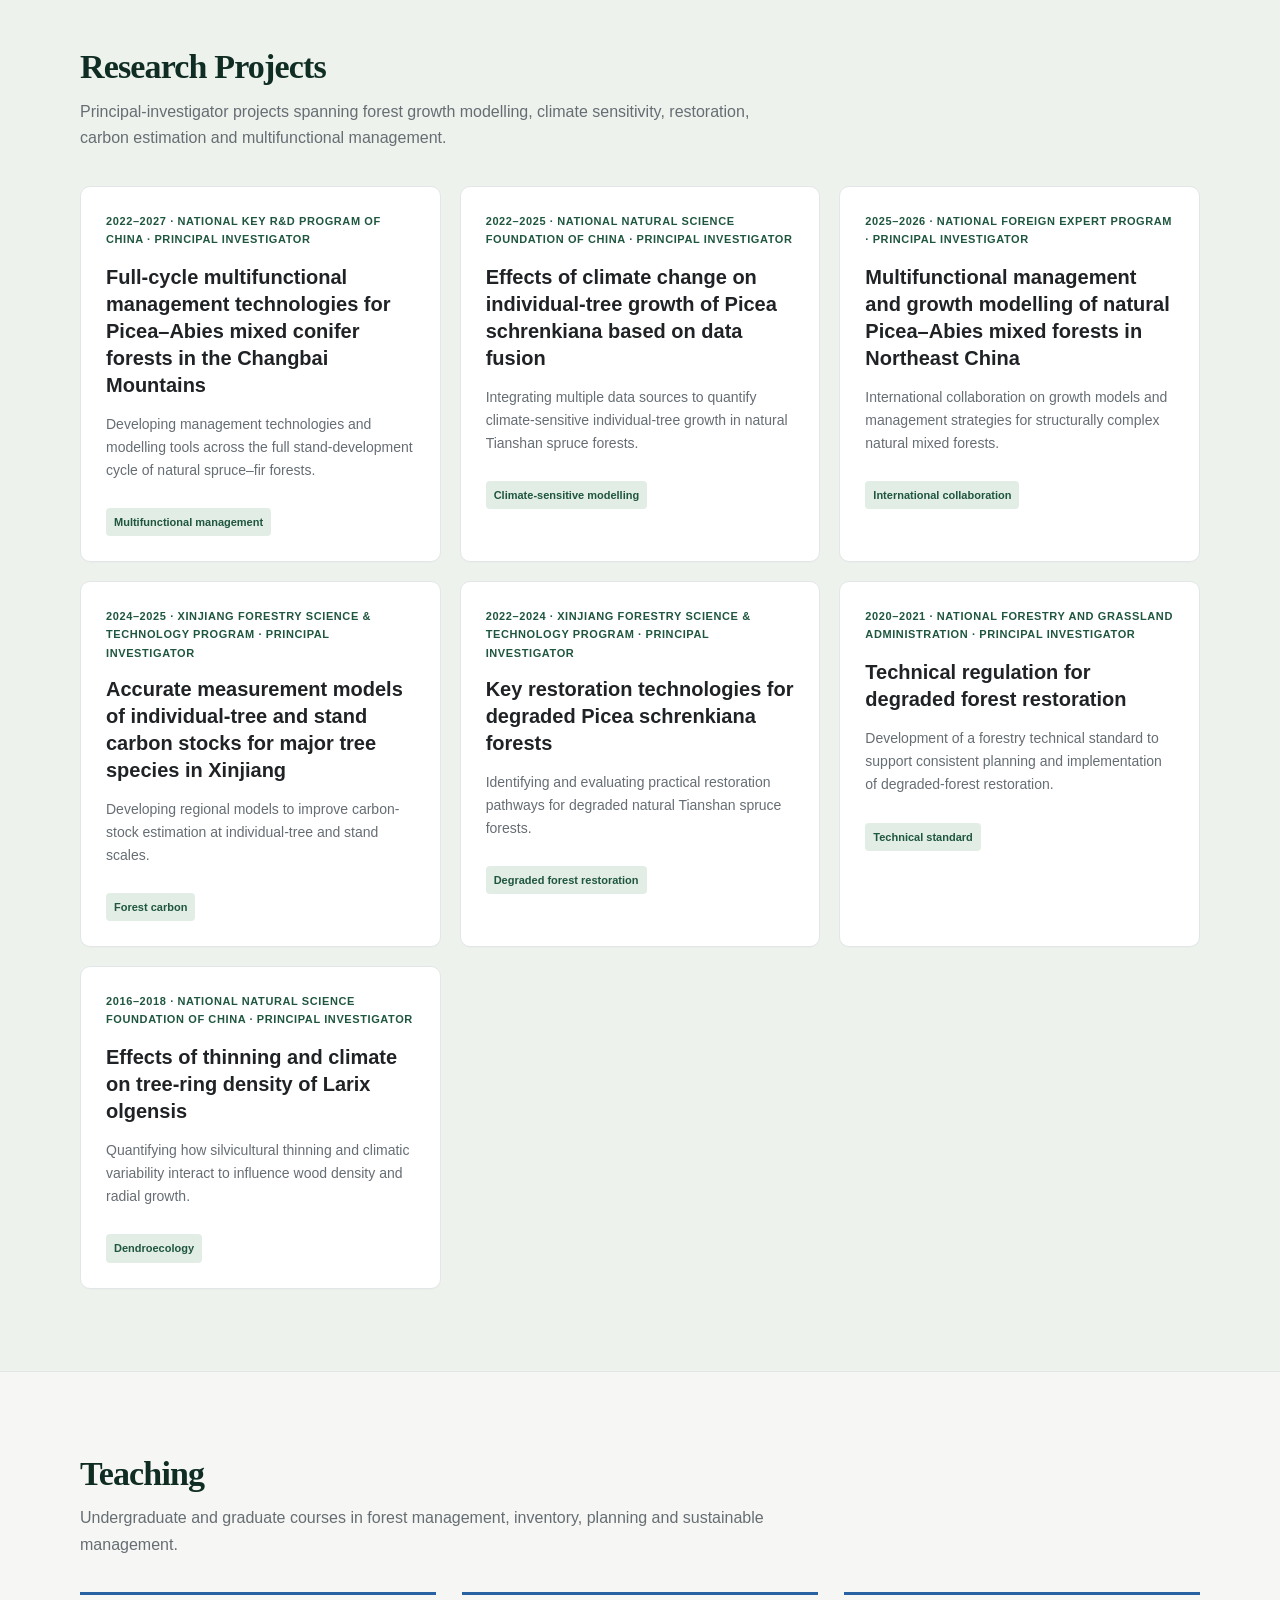
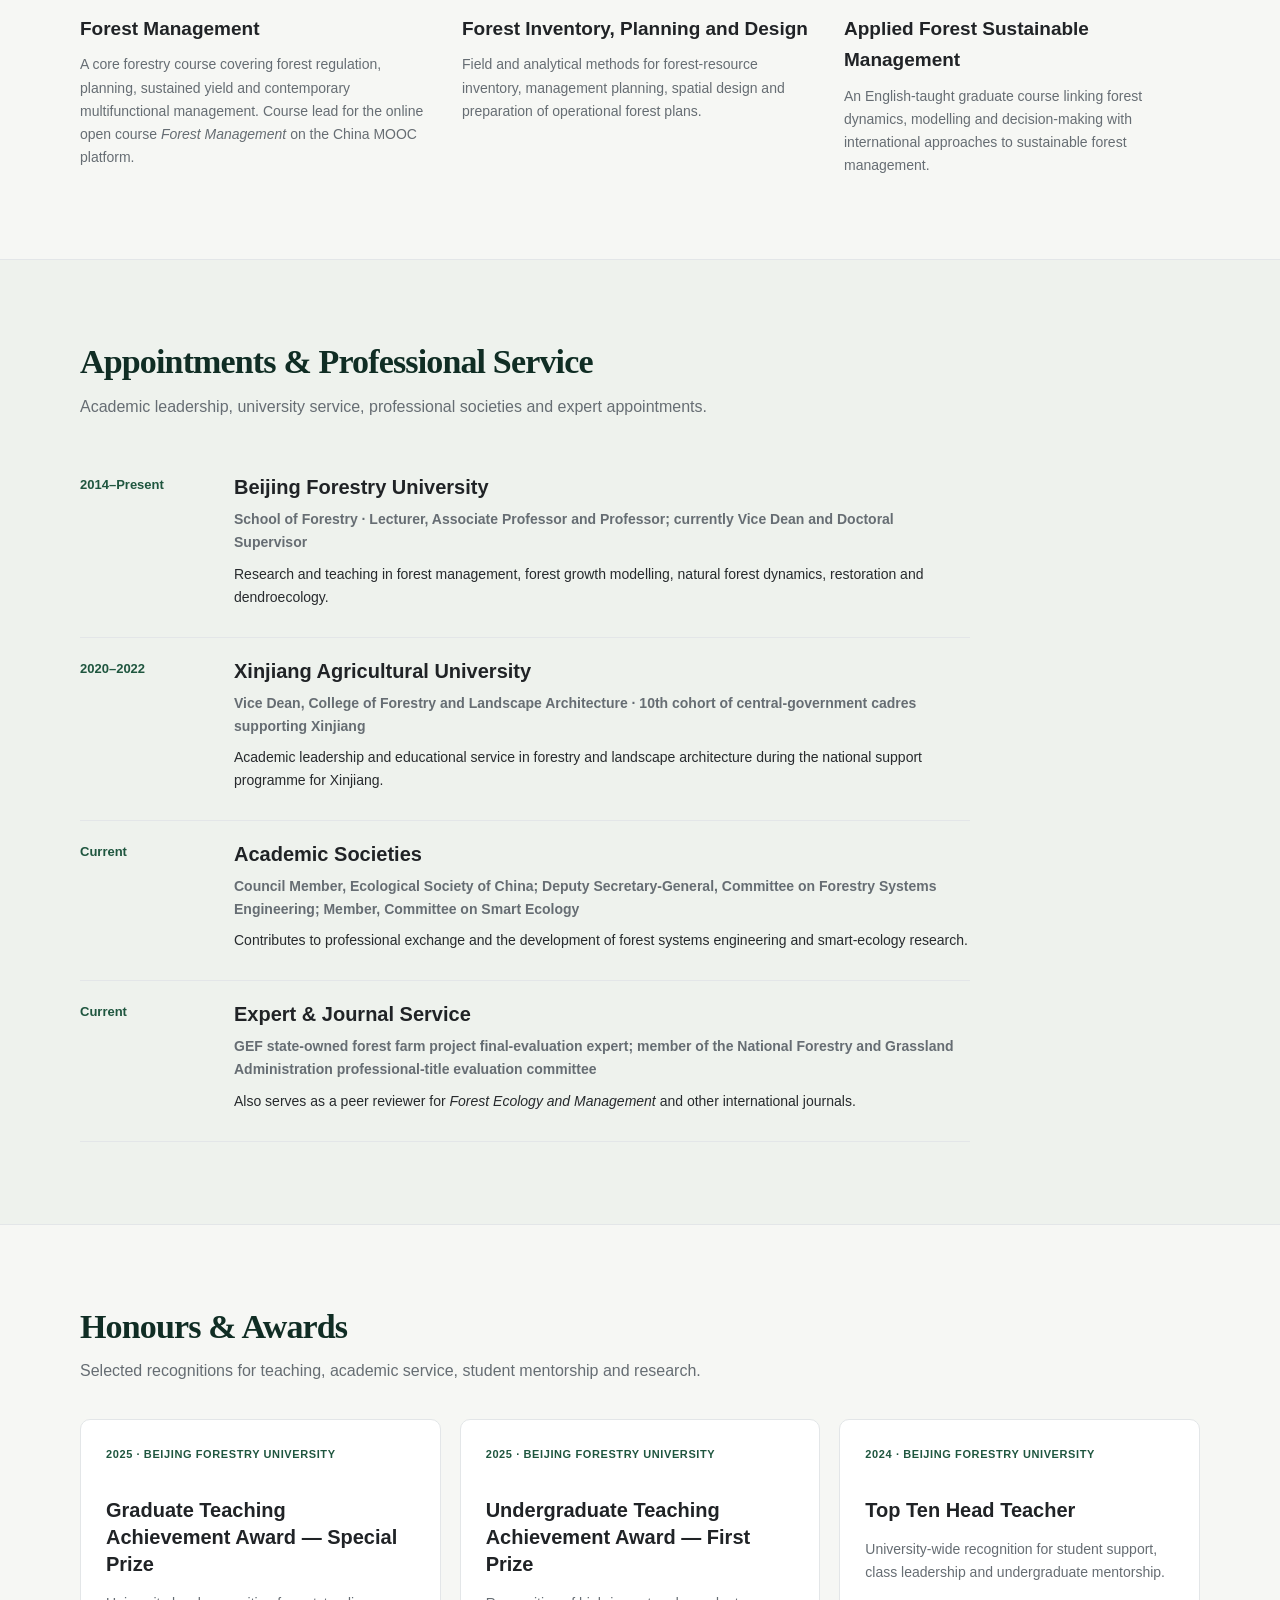
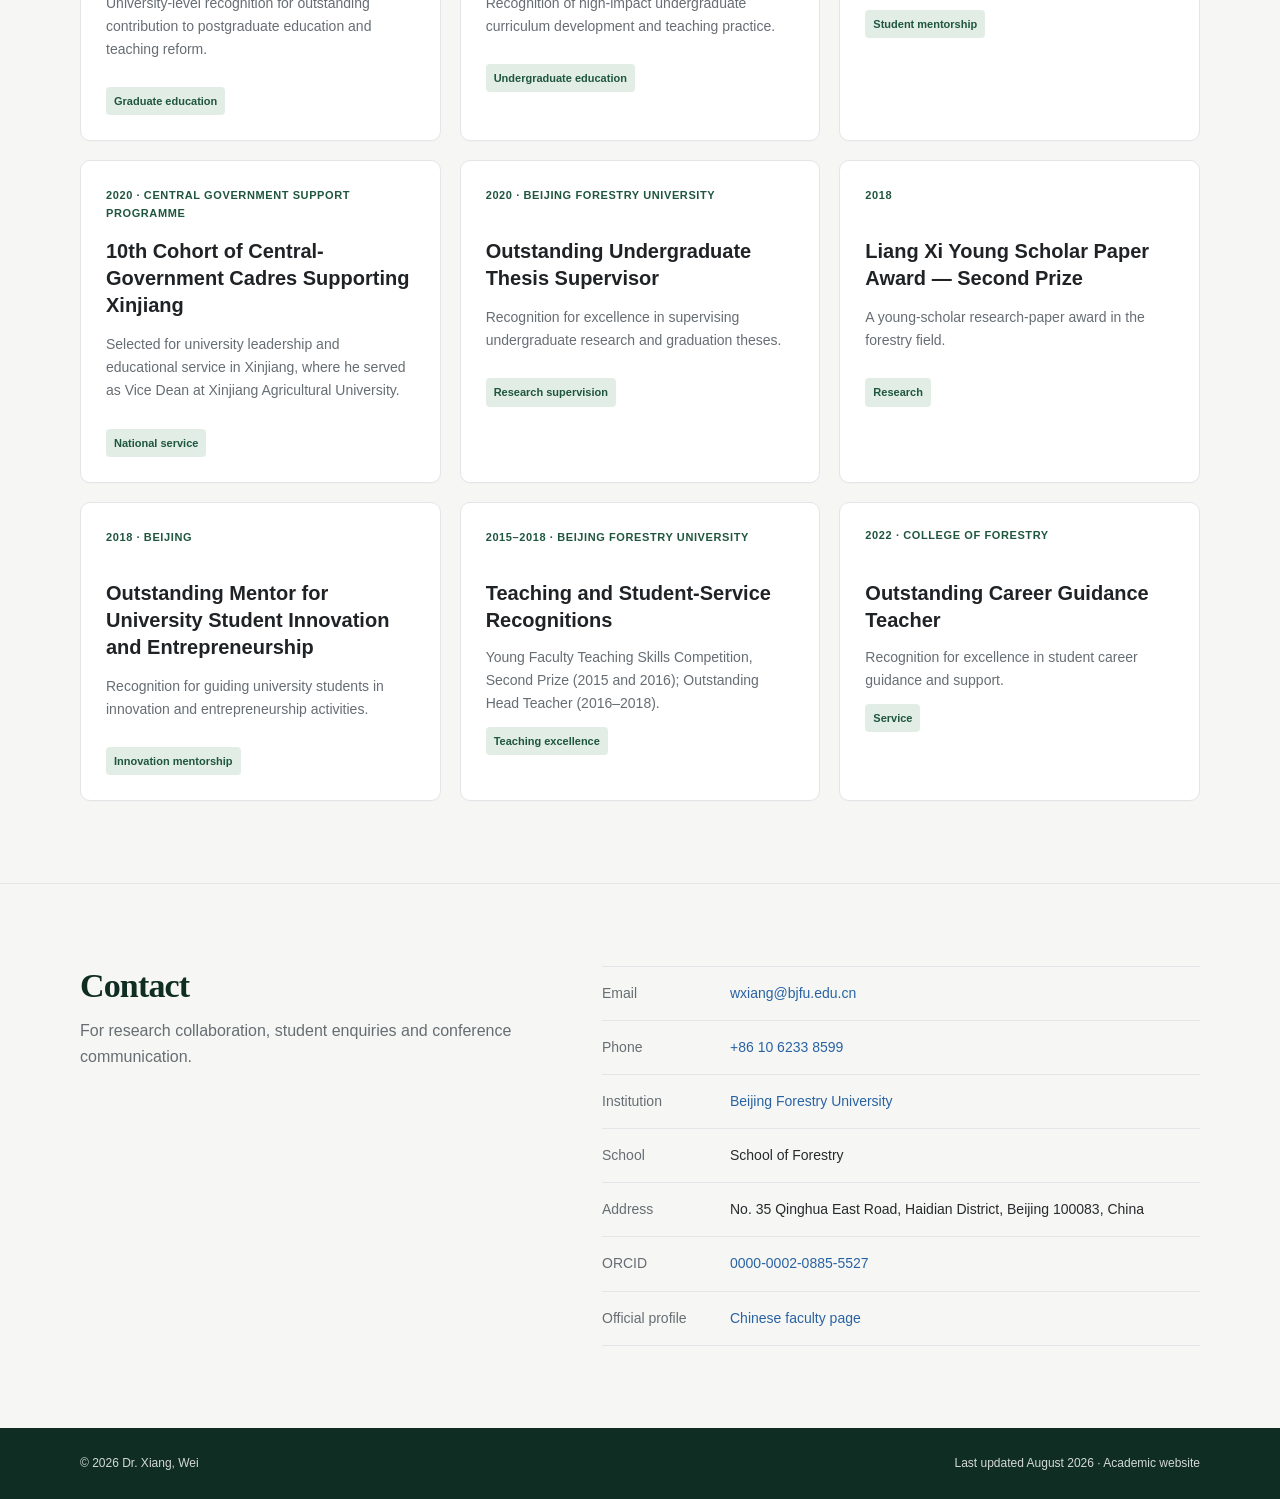
<file: site-content-v5.html>
<!DOCTYPE html>
<html lang="en" data-theme="light">
<head>
  <meta charset="UTF-8">
  <meta name="viewport" content="width=device-width, initial-scale=1.0">
  <meta name="description" content="Academic website of Wei Xiang, Professor and Vice Dean at the School of Forestry, Beijing Forestry University. Forest growth modelling, natural forest dynamics, dendroecology and sustainable forest management.">
  <meta name="author" content="Wei Xiang">
  <meta name="theme-color" content="#102d24">
  <title>Wei Xiang | Beijing Forestry University</title>
  <link rel="stylesheet" href="forest-home-v3.css?v=20260817-3">
</head>
<body>
  <header class="topbar">
    <div class="nav-shell">
      <a class="site-name" href="#home">Wei Xiang</a>
      <button class="menu-toggle" aria-expanded="false" aria-controls="mainnav" aria-label="Open navigation">☰</button>
      <nav id="mainnav">
        <a href="#home">Home</a>
        <a href="#publications">Publications</a>
        <a href="#projects">Projects</a>
        <a href="#teaching">Teaching</a>
        <a href="#experience">Appointments</a>
        <a href="#honours">Honours</a>
        <a href="#contact">Contact</a>
      </nav>
      <div class="theme-switcher" aria-label="Color theme">
        <button id="themeButton" title="Switch color theme" aria-label="Switch color theme">◐</button>
      </div>
    </div>
  </header>

  <main>
    <section id="home" class="home-section" style="background-image:linear-gradient(90deg,rgba(6,22,16,.78) 0%,rgba(6,22,16,.62) 40%,rgba(6,22,16,.32) 72%,rgba(6,22,16,.18) 100%),linear-gradient(0deg,rgba(6,22,16,.34),rgba(6,22,16,.04)),url('forest-bg.jpg?v=forest-hero-3');">
      <div class="page-shell profile-layout">
        <aside class="profile-column">
          <div class="portrait-frame">
            <img src="https://wei-xiang-academic-homepage-38vdsclx7-fangzexu7-9225s-projects.vercel.app/wei-xiang.jpg" alt="Professor Wei Xiang" class="portrait-photo">
          </div>
          <h1>Wei Xiang</h1>
          <p class="role">Professor · Forest Management &amp; Modelling</p>
          <p class="institution"><a href="https://english.bjfu.edu.cn/" target="_blank" rel="noopener">Beijing Forestry University</a></p>
          <p class="secondary-role">Vice Dean · Doctoral Supervisor · School of Forestry</p>
          <div class="social-row" aria-label="Academic links">
            <a href="mailto:wxiang@bjfu.edu.cn" aria-label="Email" title="Email">✉</a>
            <a href="https://orcid.org/0000-0002-0885-5527" target="_blank" rel="noopener" aria-label="ORCID" title="ORCID">iD</a>
            <a href="#publications" aria-label="Publications" title="Publications">▤</a>
          </div>
        </aside>

        <div class="bio-column">
          <h2>Biography</h2>
          <p>I am a Professor, Doctoral Supervisor and Vice Dean at the School of Forestry, Beijing Forestry University, China. My research focuses on forest growth modelling, natural forest dynamics, multifunctional forest management, degraded-forest restoration and dendroecology.</p>
          <p>I develop statistical and simulation models to understand tree growth, recruitment and mortality, and I study how competition, stand structure, climate and silvicultural treatments shape forest development. My work combines long-term permanent sample plots, tree-ring data and quantitative modelling, with a particular interest in natural and semi-natural spruce–fir mixed forests.</p>
          <p>A central goal of my research is to connect quantitative forest science with adaptive and multifunctional management under environmental change.</p>

          <div class="facts-grid">
            <section class="fact-block">
              <h3>Research Interests</h3>
              <ul class="interest-list">
                <li>Forest growth and yield modelling</li>
                <li>Natural mixed-forest dynamics</li>
                <li>Tree recruitment and mortality</li>
                <li>Dendroecology and climate–growth relationships</li>
                <li>Degraded-forest restoration</li>
                <li>Adaptive and multifunctional forest management</li>
              </ul>
            </section>
            <section class="fact-block">
              <h3>Education</h3>
              <ol class="timeline compact">
                <li><span class="timeline-mark">🎓</span><div><strong>PhD in Forest Sciences, 2013</strong><span>Lakehead University, Canada</span></div></li>
                <li><span class="timeline-mark">🎓</span><div><strong>MS in Forest Management, 2009</strong><span>Chinese Academy of Forestry, China</span></div></li>
                <li><span class="timeline-mark">🎓</span><div><strong>BS in Forestry, 2006</strong><span>Central South University of Forestry and Technology, China</span></div></li>
              </ol>
            </section>
          </div>
        </div>
      </div>
    </section>

    <section id="publications" class="section">
      <div class="page-shell">
        <div class="section-heading">
          <h2>Publications</h2>
          <p>Complete verified publication list covering forest growth, recruitment, mortality, climate sensitivity, management, methods and teaching.</p>
        </div>
        <div class="publication-tools">
          <input id="pubSearch" type="search" placeholder="Filter publications by title, journal, year or keyword…" aria-label="Filter publications">
          <div class="filter-buttons" aria-label="Publication filter">
            <button class="filter active" data-filter="all">All</button>
            <button class="filter" data-filter="growth">Growth</button>
            <button class="filter" data-filter="climate">Climate</button>
            <button class="filter" data-filter="regeneration">Regeneration</button>
            <button class="filter" data-filter="mortality">Mortality</button>
            <button class="filter" data-filter="management">Management</button>
            <button class="filter" data-filter="methods">Methods</button>
            <button class="filter" data-filter="teaching">Teaching</button>
          </div>
        </div>
        <div id="publicationList" class="publication-list"></div>
        <p id="noResults" class="no-results" hidden>No matching publications.</p>
      </div>
    </section>

    <section id="projects" class="section muted-section">
      <div class="page-shell">
        <div class="section-heading">
          <h2>Research Projects</h2>
          <p>Principal-investigator projects spanning forest growth modelling, climate sensitivity, restoration, carbon estimation and multifunctional management.</p>
        </div>
        <div class="project-grid">
          <article class="project-card">
            <div class="project-meta">2022–2027 · National Key R&amp;D Program of China · Principal Investigator</div>
            <h3>Full-cycle multifunctional management technologies for Picea–Abies mixed conifer forests in the Changbai Mountains</h3>
            <p>Developing management technologies and modelling tools across the full stand-development cycle of natural spruce–fir forests.</p>
            <span class="project-tag">Multifunctional management</span>
          </article>
          <article class="project-card">
            <div class="project-meta">2022–2025 · National Natural Science Foundation of China · Principal Investigator</div>
            <h3>Effects of climate change on individual-tree growth of Picea schrenkiana based on data fusion</h3>
            <p>Integrating multiple data sources to quantify climate-sensitive individual-tree growth in natural Tianshan spruce forests.</p>
            <span class="project-tag">Climate-sensitive modelling</span>
          </article>
          <article class="project-card">
            <div class="project-meta">2025–2026 · National Foreign Expert Program · Principal Investigator</div>
            <h3>Multifunctional management and growth modelling of natural Picea–Abies mixed forests in Northeast China</h3>
            <p>International collaboration on growth models and management strategies for structurally complex natural mixed forests.</p>
            <span class="project-tag">International collaboration</span>
          </article>
          <article class="project-card">
            <div class="project-meta">2024–2025 · Xinjiang Forestry Science &amp; Technology Program · Principal Investigator</div>
            <h3>Accurate measurement models of individual-tree and stand carbon stocks for major tree species in Xinjiang</h3>
            <p>Developing regional models to improve carbon-stock estimation at individual-tree and stand scales.</p>
            <span class="project-tag">Forest carbon</span>
          </article>
          <article class="project-card">
            <div class="project-meta">2022–2024 · Xinjiang Forestry Science &amp; Technology Program · Principal Investigator</div>
            <h3>Key restoration technologies for degraded Picea schrenkiana forests</h3>
            <p>Identifying and evaluating practical restoration pathways for degraded natural Tianshan spruce forests.</p>
            <span class="project-tag">Degraded forest restoration</span>
          </article>
          <article class="project-card">
            <div class="project-meta">2020–2021 · National Forestry and Grassland Administration · Principal Investigator</div>
            <h3>Technical regulation for degraded forest restoration</h3>
            <p>Development of a forestry technical standard to support consistent planning and implementation of degraded-forest restoration.</p>
            <span class="project-tag">Technical standard</span>
          </article>
          <article class="project-card">
            <div class="project-meta">2016–2018 · National Natural Science Foundation of China · Principal Investigator</div>
            <h3>Effects of thinning and climate on tree-ring density of Larix olgensis</h3>
            <p>Quantifying how silvicultural thinning and climatic variability interact to influence wood density and radial growth.</p>
            <span class="project-tag">Dendroecology</span>
          </article>
        </div>
      </div>
    </section>

    <section id="teaching" class="section">
      <div class="page-shell">
        <div class="section-heading">
          <h2>Teaching</h2>
          <p>Undergraduate and graduate courses in forest management, inventory, planning and sustainable management.</p>
        </div>
        <div class="simple-cards">
          <article>
            <h3>Forest Management</h3>
            <p>A core forestry course covering forest regulation, planning, sustained yield and contemporary multifunctional management. Course lead for the online open course <em>Forest Management</em> on the China MOOC platform.</p>
          </article>
          <article>
            <h3>Forest Inventory, Planning and Design</h3>
            <p>Field and analytical methods for forest-resource inventory, management planning, spatial design and preparation of operational forest plans.</p>
          </article>
          <article>
            <h3>Applied Forest Sustainable Management</h3>
            <p>An English-taught graduate course linking forest dynamics, modelling and decision-making with international approaches to sustainable forest management.</p>
          </article>
        </div>
      </div>
    </section>

    <section id="experience" class="section muted-section">
      <div class="page-shell">
        <div class="section-heading">
          <h2>Appointments &amp; Professional Service</h2>
          <p>Academic leadership, university service, professional societies and expert appointments.</p>
        </div>
        <div class="experience-list">
          <article class="experience-item">
            <div class="experience-date">2014–Present</div>
            <div>
              <h3>Beijing Forestry University</h3>
              <p class="experience-role">School of Forestry · Lecturer, Associate Professor and Professor; currently Vice Dean and Doctoral Supervisor</p>
              <p>Research and teaching in forest management, forest growth modelling, natural forest dynamics, restoration and dendroecology.</p>
            </div>
          </article>
          <article class="experience-item">
            <div class="experience-date">2020–2022</div>
            <div>
              <h3>Xinjiang Agricultural University</h3>
              <p class="experience-role">Vice Dean, College of Forestry and Landscape Architecture · 10th cohort of central-government cadres supporting Xinjiang</p>
              <p>Academic leadership and educational service in forestry and landscape architecture during the national support programme for Xinjiang.</p>
            </div>
          </article>
          <article class="experience-item">
            <div class="experience-date">Current</div>
            <div>
              <h3>Academic Societies</h3>
              <p class="experience-role">Council Member, Ecological Society of China; Deputy Secretary-General, Committee on Forestry Systems Engineering; Member, Committee on Smart Ecology</p>
              <p>Contributes to professional exchange and the development of forest systems engineering and smart-ecology research.</p>
            </div>
          </article>
          <article class="experience-item">
            <div class="experience-date">Current</div>
            <div>
              <h3>Expert &amp; Journal Service</h3>
              <p class="experience-role">GEF state-owned forest farm project final-evaluation expert; member of the National Forestry and Grassland Administration professional-title evaluation committee</p>
              <p>Also serves as a peer reviewer for <em>Forest Ecology and Management</em> and other international journals.</p>
            </div>
          </article>
        </div>
      </div>
    </section>

    <section id="honours" class="section">
      <div class="page-shell">
        <div class="section-heading">
          <h2>Honours &amp; Awards</h2>
          <p>Selected recognitions for teaching, academic service, student mentorship and research.</p>
        </div>
        <div class="project-grid">
          <article class="project-card">
            <div class="project-meta">2025 · Beijing Forestry University</div>
            <h3>Graduate Teaching Achievement Award — Special Prize</h3>
            <p>University-level recognition for outstanding contribution to postgraduate education and teaching reform.</p>
            <span class="project-tag">Graduate education</span>
          </article>
          <article class="project-card">
            <div class="project-meta">2025 · Beijing Forestry University</div>
            <h3>Undergraduate Teaching Achievement Award — First Prize</h3>
            <p>Recognition of high-impact undergraduate curriculum development and teaching practice.</p>
            <span class="project-tag">Undergraduate education</span>
          </article>
          <article class="project-card">
            <div class="project-meta">2024 · Beijing Forestry University</div>
            <h3>Top Ten Head Teacher</h3>
            <p>University-wide recognition for student support, class leadership and undergraduate mentorship.</p>
            <span class="project-tag">Student mentorship</span>
          </article>
          <article class="project-card">
            <div class="project-meta">2024 &amp; 2018 · Beijing Forestry University</div>
            <h3>Party Member Pioneer Model Post</h3>
            <p>Recognition for exemplary professional service, responsibility and leadership.</p>
            <span class="project-tag">University service</span>
          </article>
          <article class="project-card">
            <div class="project-meta">2020 · Central Government Support Programme</div>
            <h3>10th Cohort of Central-Government Cadres Supporting Xinjiang</h3>
            <p>Selected for university leadership and educational service in Xinjiang, where he served as Vice Dean at Xinjiang Agricultural University.</p>
            <span class="project-tag">National service</span>
          </article>
          <article class="project-card">
            <div class="project-meta">2020 · Beijing Forestry University</div>
            <h3>Outstanding Undergraduate Thesis Supervisor</h3>
            <p>Recognition for excellence in supervising undergraduate research and graduation theses.</p>
            <span class="project-tag">Research supervision</span>
          </article>
          <article class="project-card">
            <div class="project-meta">2018</div>
            <h3>Liang Xi Young Scholar Paper Award — Second Prize</h3>
            <p>A young-scholar research-paper award in the forestry field.</p>
            <span class="project-tag">Research</span>
          </article>
          <article class="project-card">
            <div class="project-meta">2018 · Beijing</div>
            <h3>Outstanding Mentor for University Student Innovation and Entrepreneurship</h3>
            <p>Recognition for guiding university students in innovation and entrepreneurship activities.</p>
            <span class="project-tag">Innovation mentorship</span>
          </article>
          <article class="project-card">
            <div class="project-meta">2015–2018 · Beijing Forestry University</div>
            <h3>Teaching and Student-Service Recognitions</h3>
            <p>Young Faculty Teaching Skills Competition, Second Prize (2015 and 2016); Outstanding Head Teacher (2016–2018); Outstanding Communist Party Member (2018).</p>
            <span class="project-tag">Teaching excellence</span>
          </article>
          <article class="project-card">
            <div class="project-meta">2022, 2017–2018 · School of Forestry</div>
            <h3>College-level Service Awards</h3>
            <p>Outstanding Career Guidance Teacher (2022) and Outstanding Communist Party Member (2017 and 2018).</p>
            <span class="project-tag">Service</span>
          </article>
        </div>
      </div>
    </section>

    <section id="contact" class="section contact-section">
      <div class="page-shell contact-layout">
        <div>
          <div class="section-heading left">
            <h2>Contact</h2>
            <p>For research collaboration, student enquiries and conference communication.</p>
          </div>
        </div>
        <div class="contact-details">
          <p><span>Email</span><a href="mailto:wxiang@bjfu.edu.cn">wxiang@bjfu.edu.cn</a></p>
          <p><span>Phone</span><a href="tel:+861062338599">+86 10 6233 8599</a></p>
          <p><span>Institution</span><a href="https://english.bjfu.edu.cn/" target="_blank" rel="noopener">Beijing Forestry University</a></p>
          <p><span>School</span>School of Forestry</p>
          <p><span>Address</span>No. 35 Qinghua East Road, Haidian District, Beijing 100083, China</p>
          <p><span>ORCID</span><a href="https://orcid.org/0000-0002-0885-5527" target="_blank" rel="noopener">0000-0002-0885-5527</a></p>
          <p><span>Official profile</span><a href="https://lxy.bjfu.edu.cn/szdw/js/69659e26fa06400081e99c4bd7c26088.html" target="_blank" rel="noopener">Chinese faculty page</a></p>
        </div>
      </div>
    </section>
  </main>

  <footer>
    <div class="page-shell footer-row">
      <span>© <span id="year"></span> Wei Xiang</span>
      <span>Last updated August 2026 · Academic website</span>
    </div>
  </footer>

  <script src="script.js?v=20260817-3"></script>
</body>
</html>
</file>
<file: forest-home-v3.css>
@import url("base.css?v=20260817-3");

:root{
  --forest-deep:#102d24;
  --forest:#1f563f;
  --forest-light:#6f9a78;
  --gold:#e1bf79;
  --glass:rgba(9,31,23,.56);
}

html{scroll-padding-top:76px}
body{background:#f6f7f4}

.topbar{
  position:fixed;
  inset:0 0 auto 0;
  z-index:100;
  height:74px;
  display:flex;
  align-items:center;
  border-bottom:1px solid rgba(255,255,255,.18);
  background:linear-gradient(180deg,rgba(7,23,17,.88),rgba(7,23,17,.66));
  box-shadow:0 8px 30px rgba(0,0,0,.12);
  backdrop-filter:blur(12px)
}
.site-name{color:#fff!important;font-family:Georgia,"Times New Roman",serif;font-size:22px}
#mainnav a,.theme-switcher button,.menu-toggle{color:#fff!important}
#mainnav a{font-weight:600;text-shadow:0 1px 8px rgba(0,0,0,.28)}
#mainnav a:hover{color:var(--gold)!important}
.theme-switcher button:hover{background:rgba(255,255,255,.12)}

.home-section{
  position:relative;
  min-height:760px;
  display:flex;
  align-items:center;
  padding:132px 0 78px;
  overflow:hidden;
  color:#fff;
  background:
    linear-gradient(90deg,rgba(6,22,16,.78) 0%,rgba(6,22,16,.62) 40%,rgba(6,22,16,.32) 72%,rgba(6,22,16,.18) 100%),
    linear-gradient(0deg,rgba(6,22,16,.34),rgba(6,22,16,.04)),
    url("forest-bg.jpg?v=forest-hero-3") center center/cover no-repeat;
}
.home-section::before{
  content:"";
  position:absolute;
  inset:0;
  background:radial-gradient(circle at 68% 32%,rgba(245,199,116,.15),transparent 34%);
  pointer-events:none
}
.home-section::after{
  content:"";
  position:absolute;
  left:0;right:0;bottom:0;height:120px;
  background:linear-gradient(180deg,transparent,rgba(9,30,22,.44));
  pointer-events:none
}
.home-section .profile-layout{
  position:relative;
  z-index:2;
  grid-template-columns:300px minmax(0,1fr);
  gap:64px;
  align-items:center
}
.home-section .profile-column{
  padding:30px 24px 26px;
  border:1px solid rgba(255,255,255,.25);
  border-radius:26px;
  background:rgba(7,26,19,.46);
  box-shadow:0 24px 70px rgba(0,0,0,.26);
  backdrop-filter:blur(12px)
}
.home-section .portrait-frame{
  width:240px;height:240px;
  margin-bottom:24px;
  border:4px solid rgba(255,255,255,.92);
  background:rgba(255,255,255,.12);
  box-shadow:0 18px 50px rgba(0,0,0,.36)
}
.home-section .portrait-photo{object-position:50% 26%}
.home-section .profile-column h1{
  color:#fff;
  font-family:Georgia,"Times New Roman",serif;
  font-size:42px;
  line-height:1.05;
  letter-spacing:-.035em;
  text-shadow:0 2px 18px rgba(0,0,0,.34)
}
.home-section .role{max-width:none;color:var(--gold);font-weight:700;font-size:17px}
.home-section .institution a{color:#fff!important}
.home-section .secondary-role{color:rgba(255,255,255,.78)}
.home-section .social-row a{
  color:#fff;
  border-color:rgba(255,255,255,.32);
  background:rgba(255,255,255,.1)
}
.home-section .social-row a:hover{
  color:var(--forest-deep);
  border-color:var(--gold);
  background:var(--gold)
}
.home-section .bio-column{
  padding:40px 44px;
  border:1px solid rgba(255,255,255,.22);
  border-radius:28px;
  background:var(--glass);
  box-shadow:0 26px 85px rgba(0,0,0,.24);
  backdrop-filter:blur(12px)
}
.home-section .bio-column>h2{
  color:#fff;
  font-family:Georgia,"Times New Roman",serif;
  font-size:54px;
  line-height:1.03;
  margin-bottom:24px;
  text-shadow:0 2px 18px rgba(0,0,0,.28)
}
.home-section .bio-column>p{
  max-width:780px;
  color:rgba(255,255,255,.93);
  font-size:17px;
  line-height:1.78
}
.home-section .facts-grid{
  margin-top:32px;
  padding-top:28px;
  border-top:1px solid rgba(255,255,255,.2)
}
.home-section .fact-block h3{color:var(--gold);font-family:Georgia,"Times New Roman",serif}
.home-section .interest-list,.home-section .timeline{color:rgba(255,255,255,.91)}
.home-section .timeline strong{color:#fff}
.home-section .timeline span:not(.timeline-mark){color:rgba(255,255,255,.74)}

.section{padding:82px 0}
.section-heading h2{font-family:Georgia,"Times New Roman",serif;color:var(--forest-deep)}
.muted-section{background:#eef2ed}
.project-card,.simple-cards article{transition:transform .2s ease,box-shadow .2s ease}
.project-card:hover{transform:translateY(-3px);box-shadow:0 12px 32px rgba(23,68,50,.10)}
.project-meta,.experience-date{color:var(--forest)}
.project-tag{background:#e2ede5;color:var(--forest)}
.filter.active,.filter:hover{background:#e2ede5;color:var(--forest);border-color:var(--forest-light)}
.pub-main h3 a:hover,.contact-details a:hover{color:var(--forest)}
footer{background:var(--forest-deep);color:rgba(255,255,255,.82);border-top:0}

/* Remove party-building-related award content while retaining academic,
   teaching, mentorship and student-service recognitions. */
#honours .project-grid .project-card:nth-child(4){display:none}

#honours .project-grid .project-card:nth-child(9) p{
  font-size:0;
  line-height:0
}
#honours .project-grid .project-card:nth-child(9) p::after{
  content:"Young Faculty Teaching Skills Competition, Second Prize (2015 and 2016); Outstanding Head Teacher (2016–2018).";
  display:block;
  color:var(--muted);
  font-size:14px;
  line-height:1.65
}

#honours .project-grid .project-card:nth-child(10) .project-meta,
#honours .project-grid .project-card:nth-child(10) h3,
#honours .project-grid .project-card:nth-child(10) p{
  font-size:0;
  line-height:0
}
#honours .project-grid .project-card:nth-child(10) .project-meta::after{
  content:"2022 · College of Forestry";
  display:block;
  color:var(--forest);
  font-size:11px;
  font-weight:700;
  line-height:1.45;
  text-transform:uppercase;
  letter-spacing:.055em
}
#honours .project-grid .project-card:nth-child(10) h3::after{
  content:"Outstanding Career Guidance Teacher";
  display:block;
  color:var(--heading);
  font-size:20px;
  line-height:1.35
}
#honours .project-grid .project-card:nth-child(10) p::after{
  content:"Recognition for excellence in student career guidance and support.";
  display:block;
  color:var(--muted);
  font-size:14px;
  line-height:1.65
}

@media(max-width:1050px){
  #mainnav{gap:16px}
  #mainnav a{font-size:13px}
  .home-section .profile-layout{grid-template-columns:270px minmax(0,1fr);gap:38px}
  .home-section .portrait-frame{width:215px;height:215px}
  .home-section .bio-column{padding:34px}
  .home-section .bio-column>h2{font-size:46px}
}
@media(max-width:900px){
  .home-section{min-height:auto;padding:122px 0 76px;background-position:64% center}
  .home-section .profile-layout{grid-template-columns:1fr;gap:30px}
  .home-section .profile-column{max-width:400px;width:100%;margin:0 auto}
  .home-section .bio-column{padding:32px}
  .home-section .bio-column>h2{font-size:43px}
}
@media(max-width:720px){
  .topbar{height:64px}
  #mainnav{background:rgba(10,31,24,.98)!important;border-color:rgba(255,255,255,.18)!important}
  .home-section{padding-top:104px;background-position:70% center}
  .home-section .portrait-frame{width:205px;height:205px}
  .home-section .bio-column{padding:26px 22px}
  .home-section .bio-column>h2{font-size:37px}
  .home-section .bio-column>p{font-size:15px}
}
</file>
